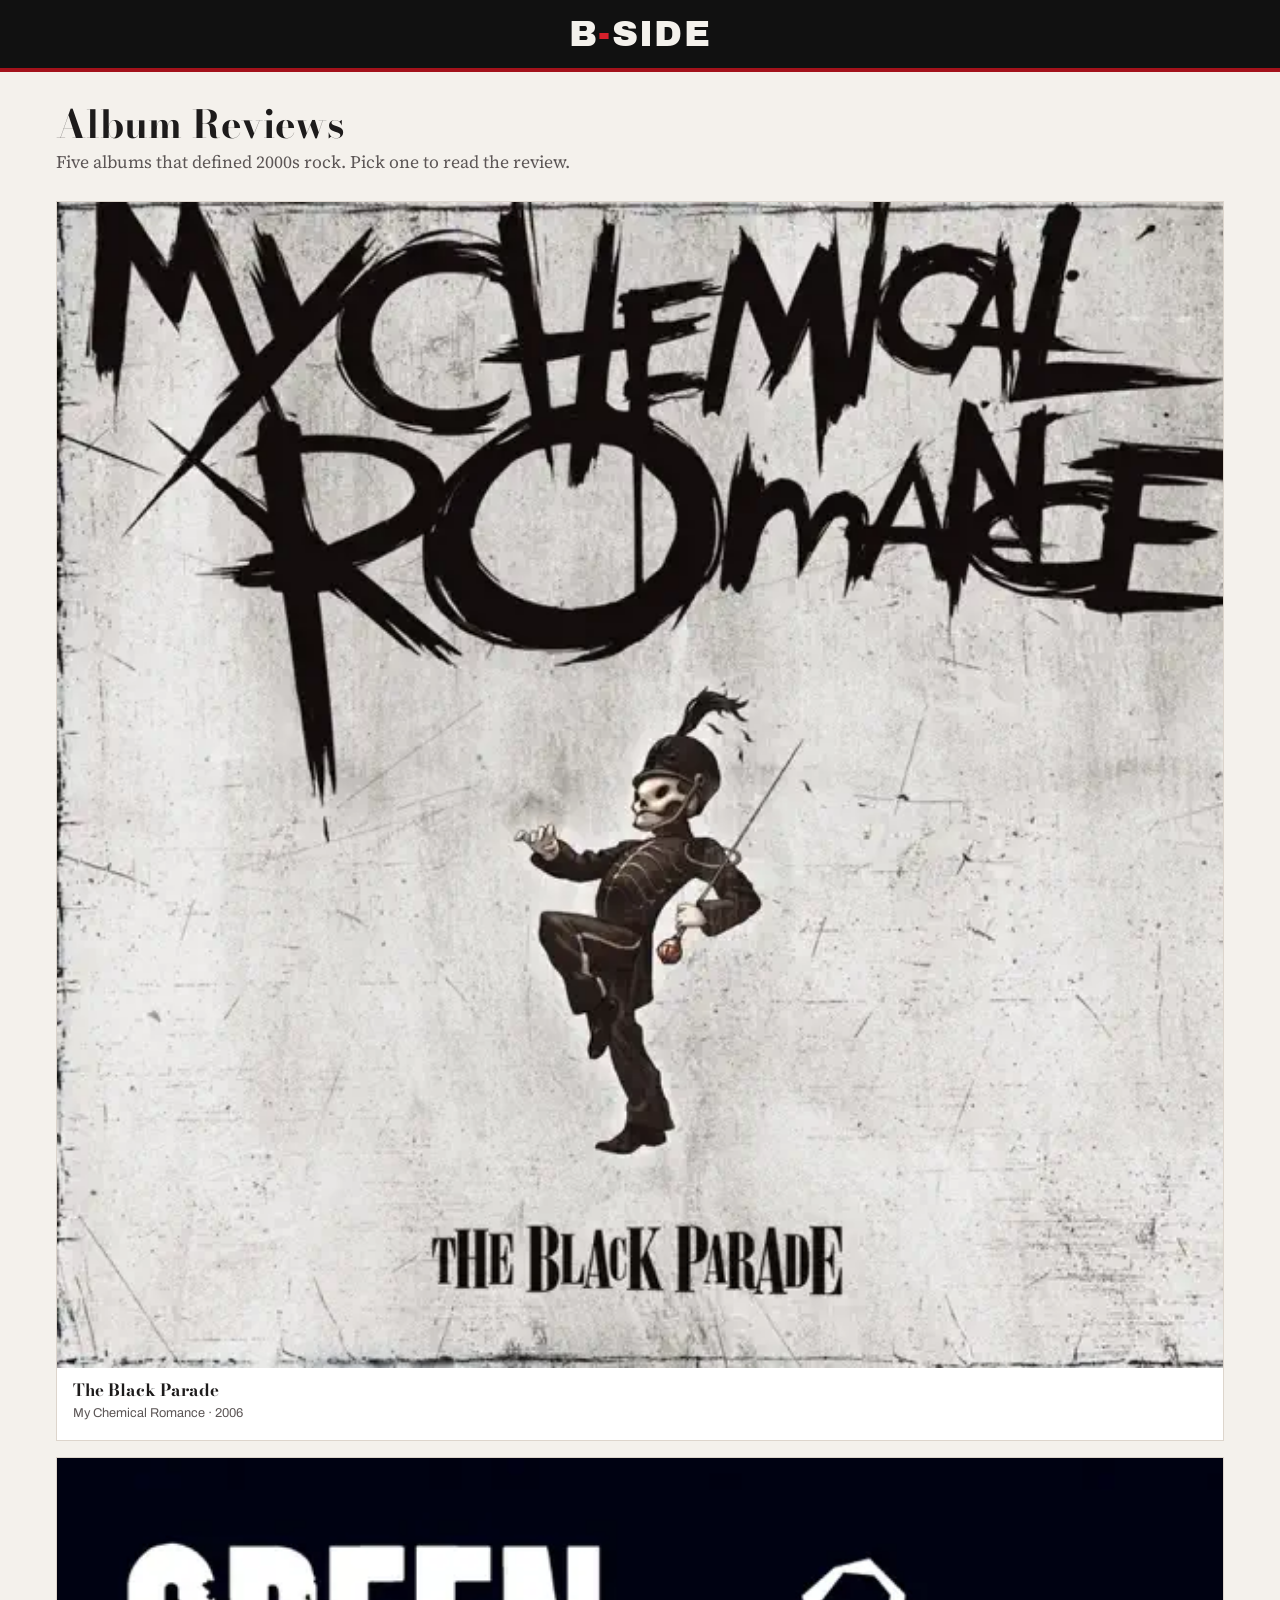
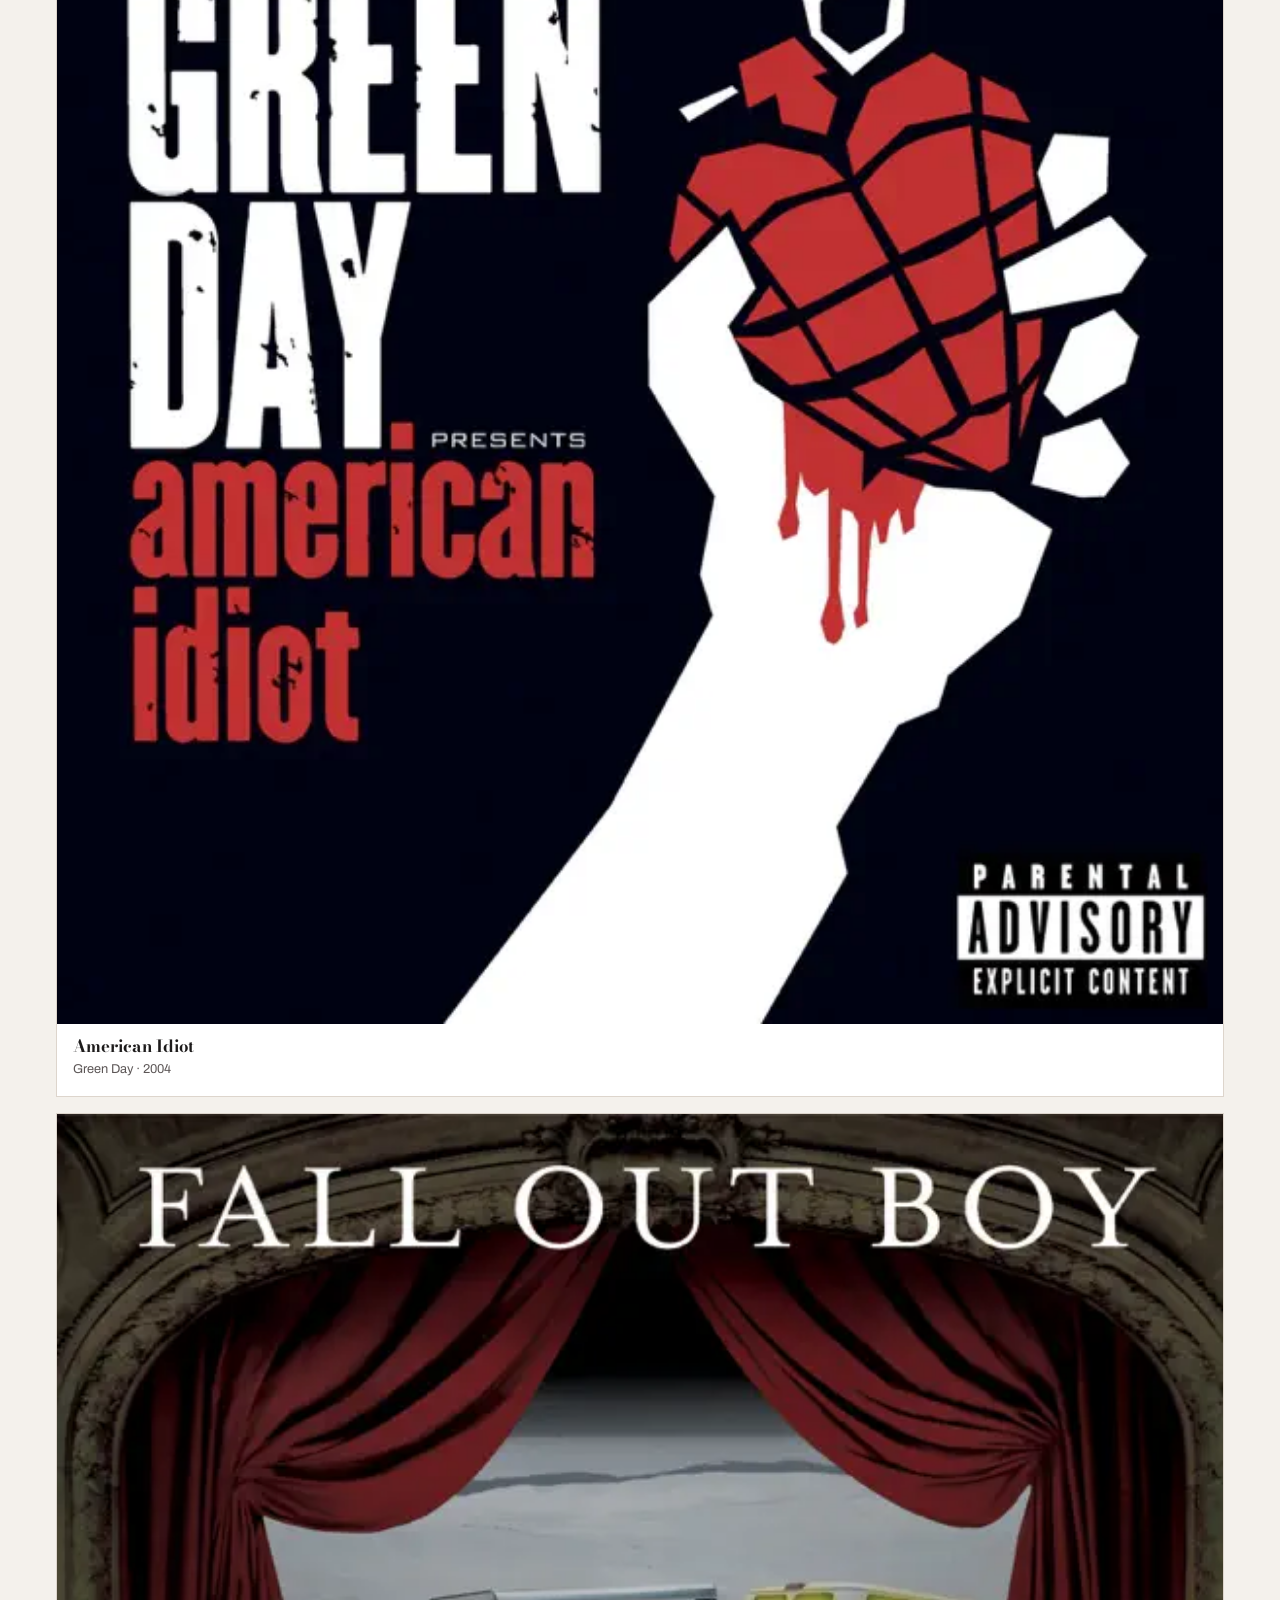
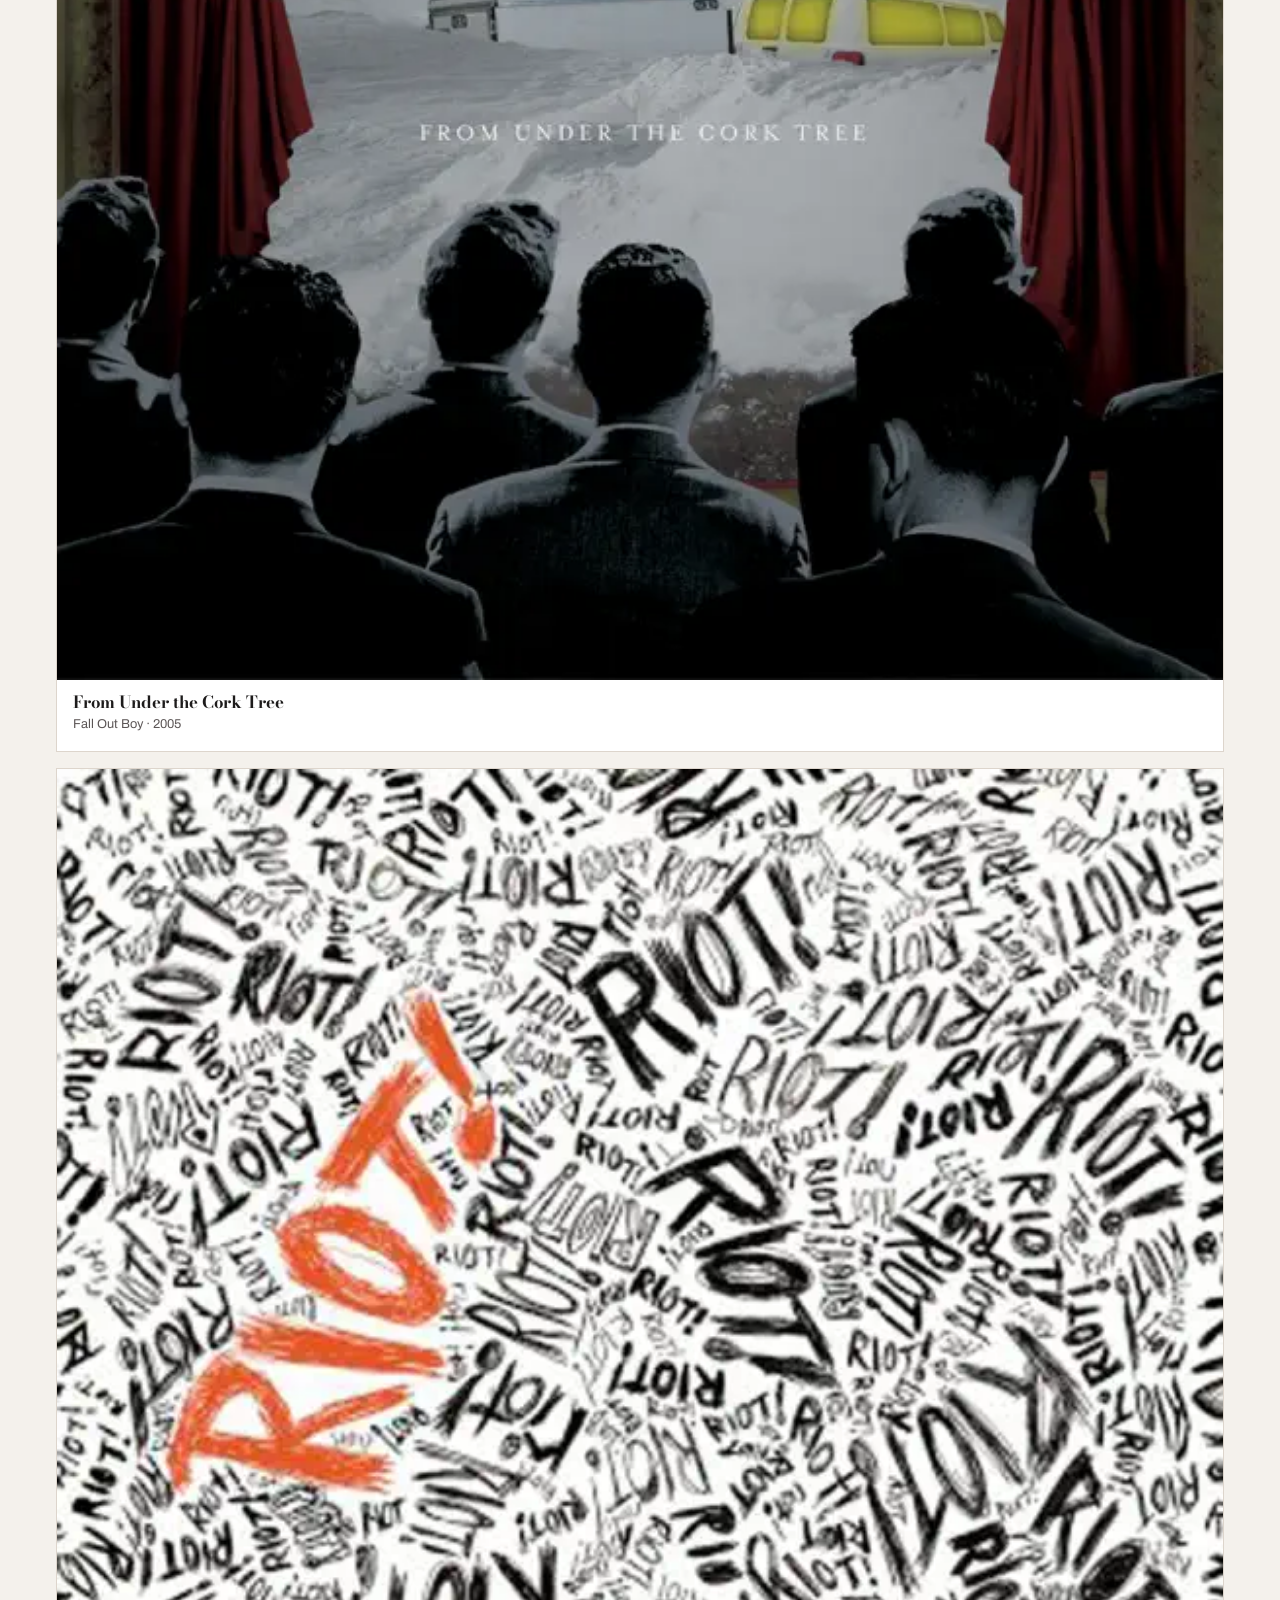
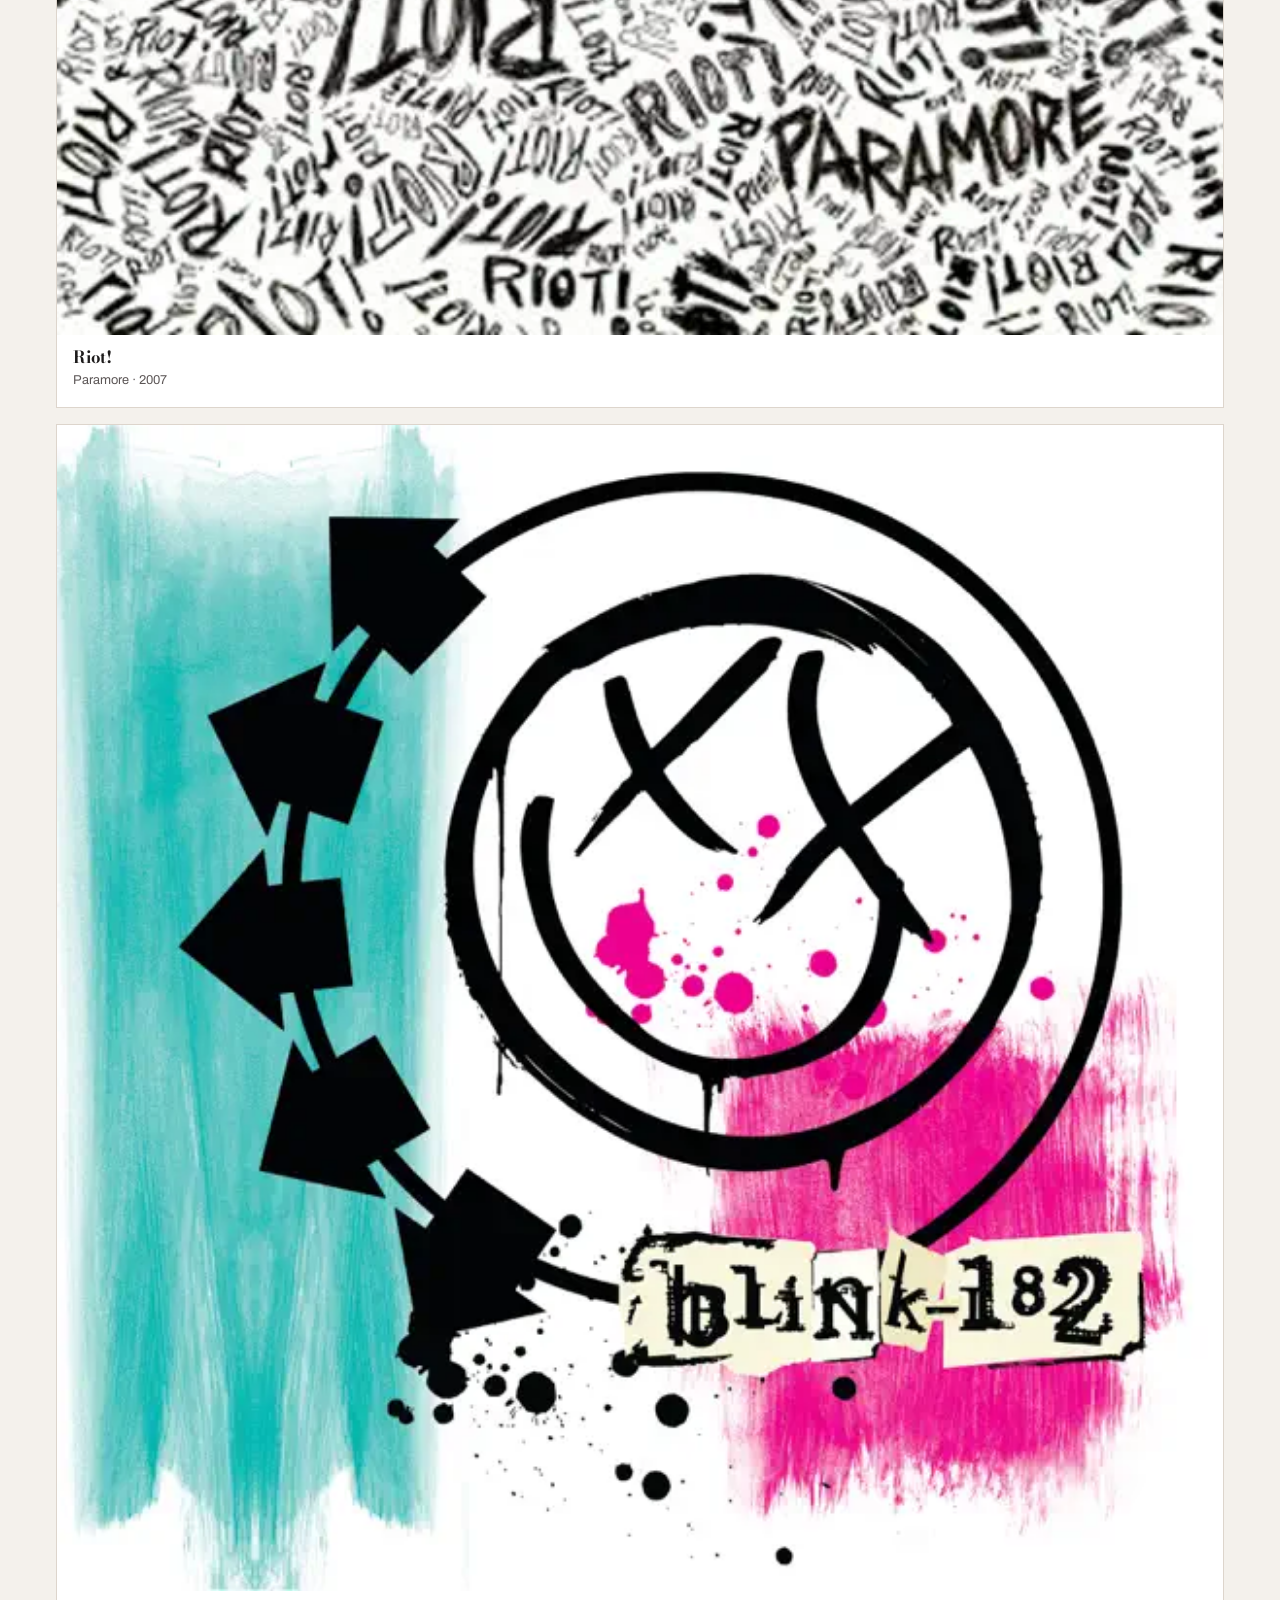
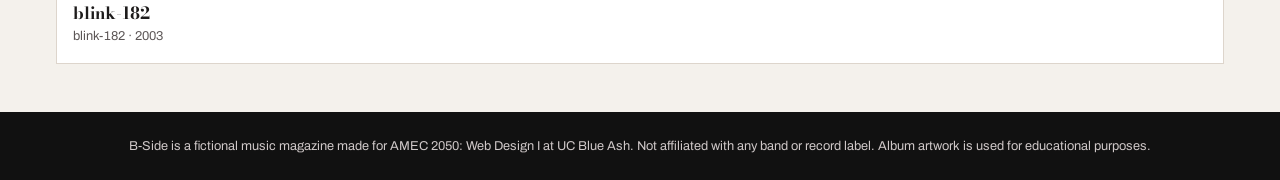
<file: index.html>
<!DOCTYPE html>
<html lang="en">
<head>
  <meta charset="utf-8">
  <meta name="viewport" content="width=device-width, initial-scale=1">
  <title>Album Reviews | B-Side</title>
  <meta name="description" content="B-Side reviews five albums that defined 2000s rock.">
  <link rel="preconnect" href="https://fonts.googleapis.com">
  <link rel="preconnect" href="https://fonts.gstatic.com" crossorigin>
  <link rel="stylesheet" href="https://fonts.googleapis.com/css2?family=Archivo+Black&family=Archivo:wght@400;600;700&family=Bodoni+Moda:ital,wght@0,500;0,700;1,500&family=Source+Serif+4:ital,wght@0,400;0,600;1,400&display=swap">
  <link rel="stylesheet" href="css/base.css">
</head>
<body>
  <header>
    <div class="container">
      <a class="logo" href="index.html">B<span>-</span>SIDE</a>
    </div>
  </header>

  <main class="container">
    <h1>Album Reviews</h1>
    <p>Five albums that defined 2000s rock. Pick one to read the review.</p>

    <div class="cards">
      <article class="card">
        <a href="albums/the-black-parade.html">
          <img src="images/black-parade.webp" alt="" width="600" height="600">
          <div>
            <h2>The Black Parade</h2>
            <p>My Chemical Romance · 2006</p>
          </div>
        </a>
      </article>
      <article class="card">
        <a href="albums/american-idiot.html">
          <img src="images/american-idiot.webp" alt="" width="600" height="600">
          <div>
            <h2>American Idiot</h2>
            <p>Green Day · 2004</p>
          </div>
        </a>
      </article>
      <article class="card">
        <a href="albums/from-under-the-cork-tree.html">
          <img src="images/from-under-the-cork-tree.webp" alt="" width="600" height="600">
          <div>
            <h2>From Under the Cork Tree</h2>
            <p>Fall Out Boy · 2005</p>
          </div>
        </a>
      </article>
      <article class="card">
        <a href="albums/riot.html">
          <img src="images/riot.webp" alt="" width="600" height="600">
          <div>
            <h2>Riot!</h2>
            <p>Paramore · 2007</p>
          </div>
        </a>
      </article>
      <article class="card">
        <a href="albums/blink-182.html">
          <img src="images/blink-182.webp" alt="" width="600" height="600">
          <div>
            <h2>blink-182</h2>
            <p>blink-182 · 2003</p>
          </div>
        </a>
      </article>
    </div>
  </main>

  <footer>
    <div class="container">
      <p>B-Side is a fictional music magazine made for AMEC 2050: Web Design I at UC Blue Ash. Not affiliated with any band or record label. Album artwork is used for educational purposes.</p>
    </div>
  </footer>
</body>
</html>
</file>
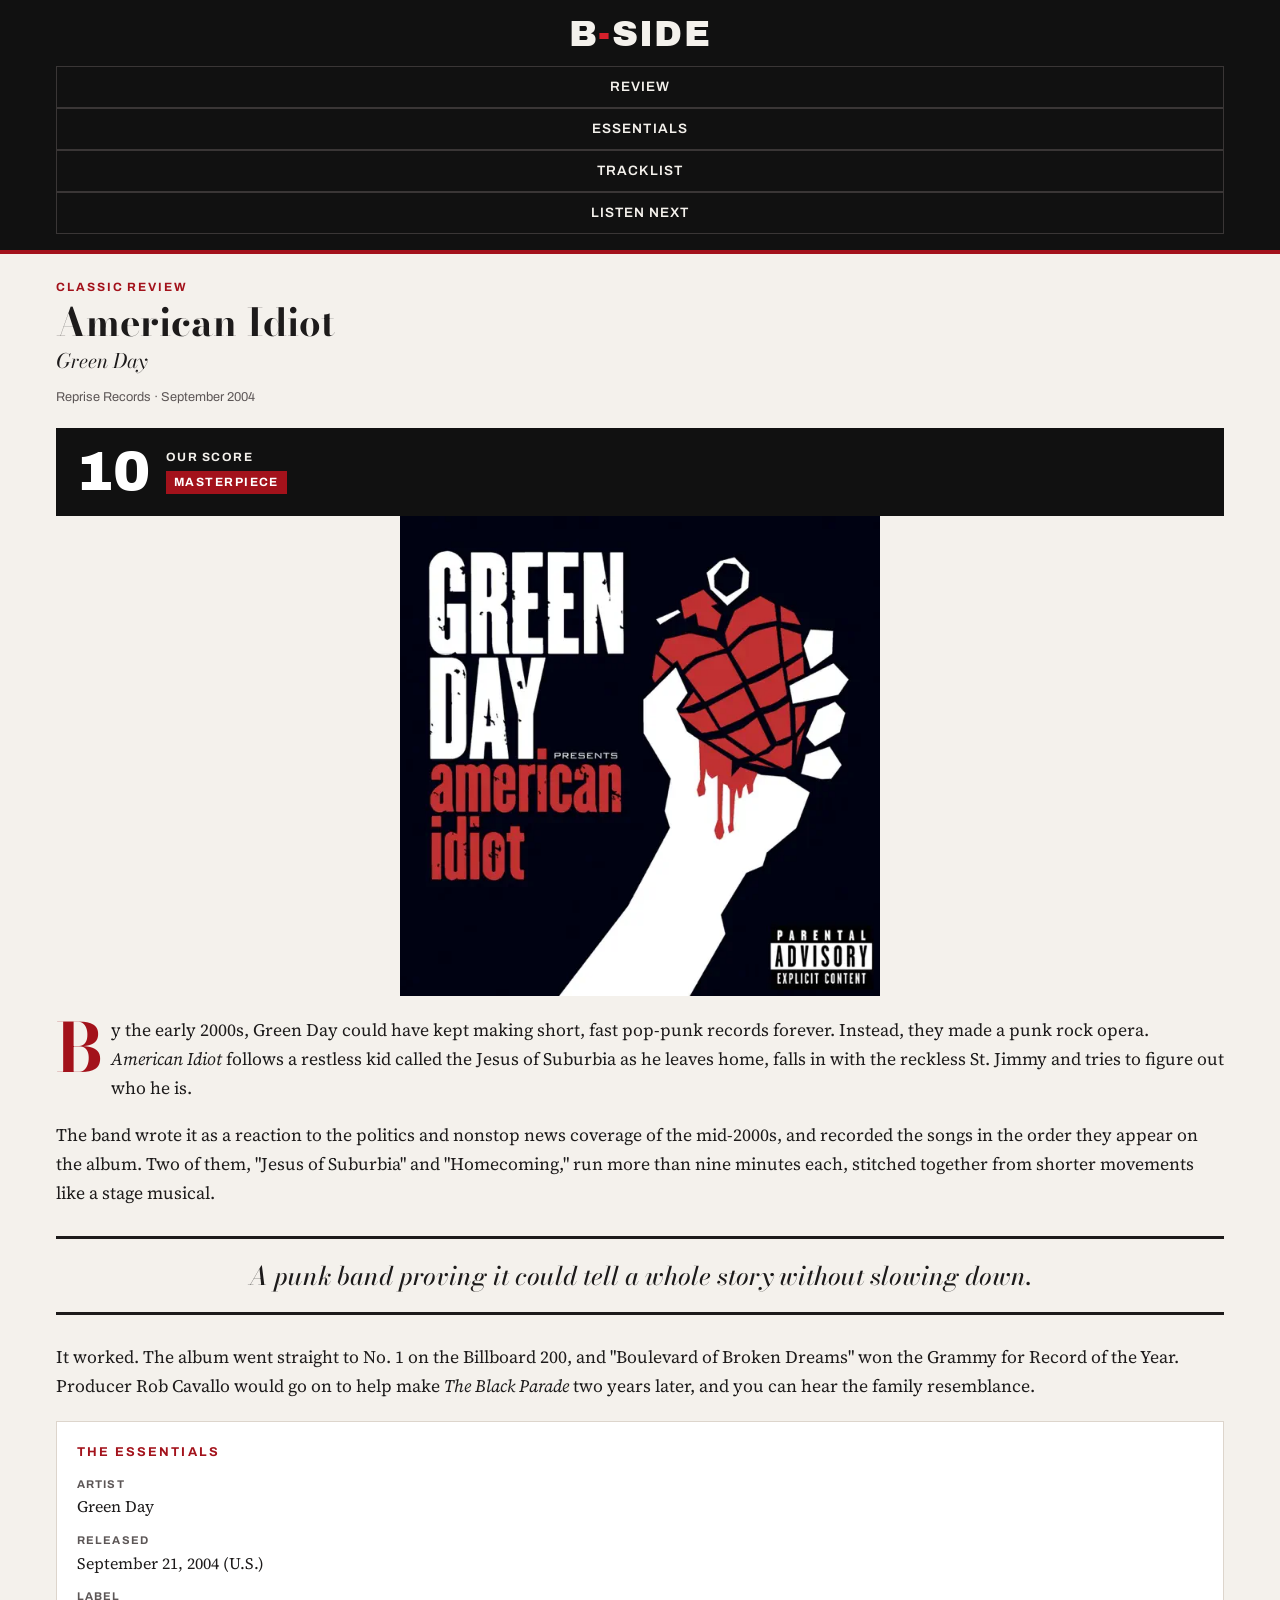
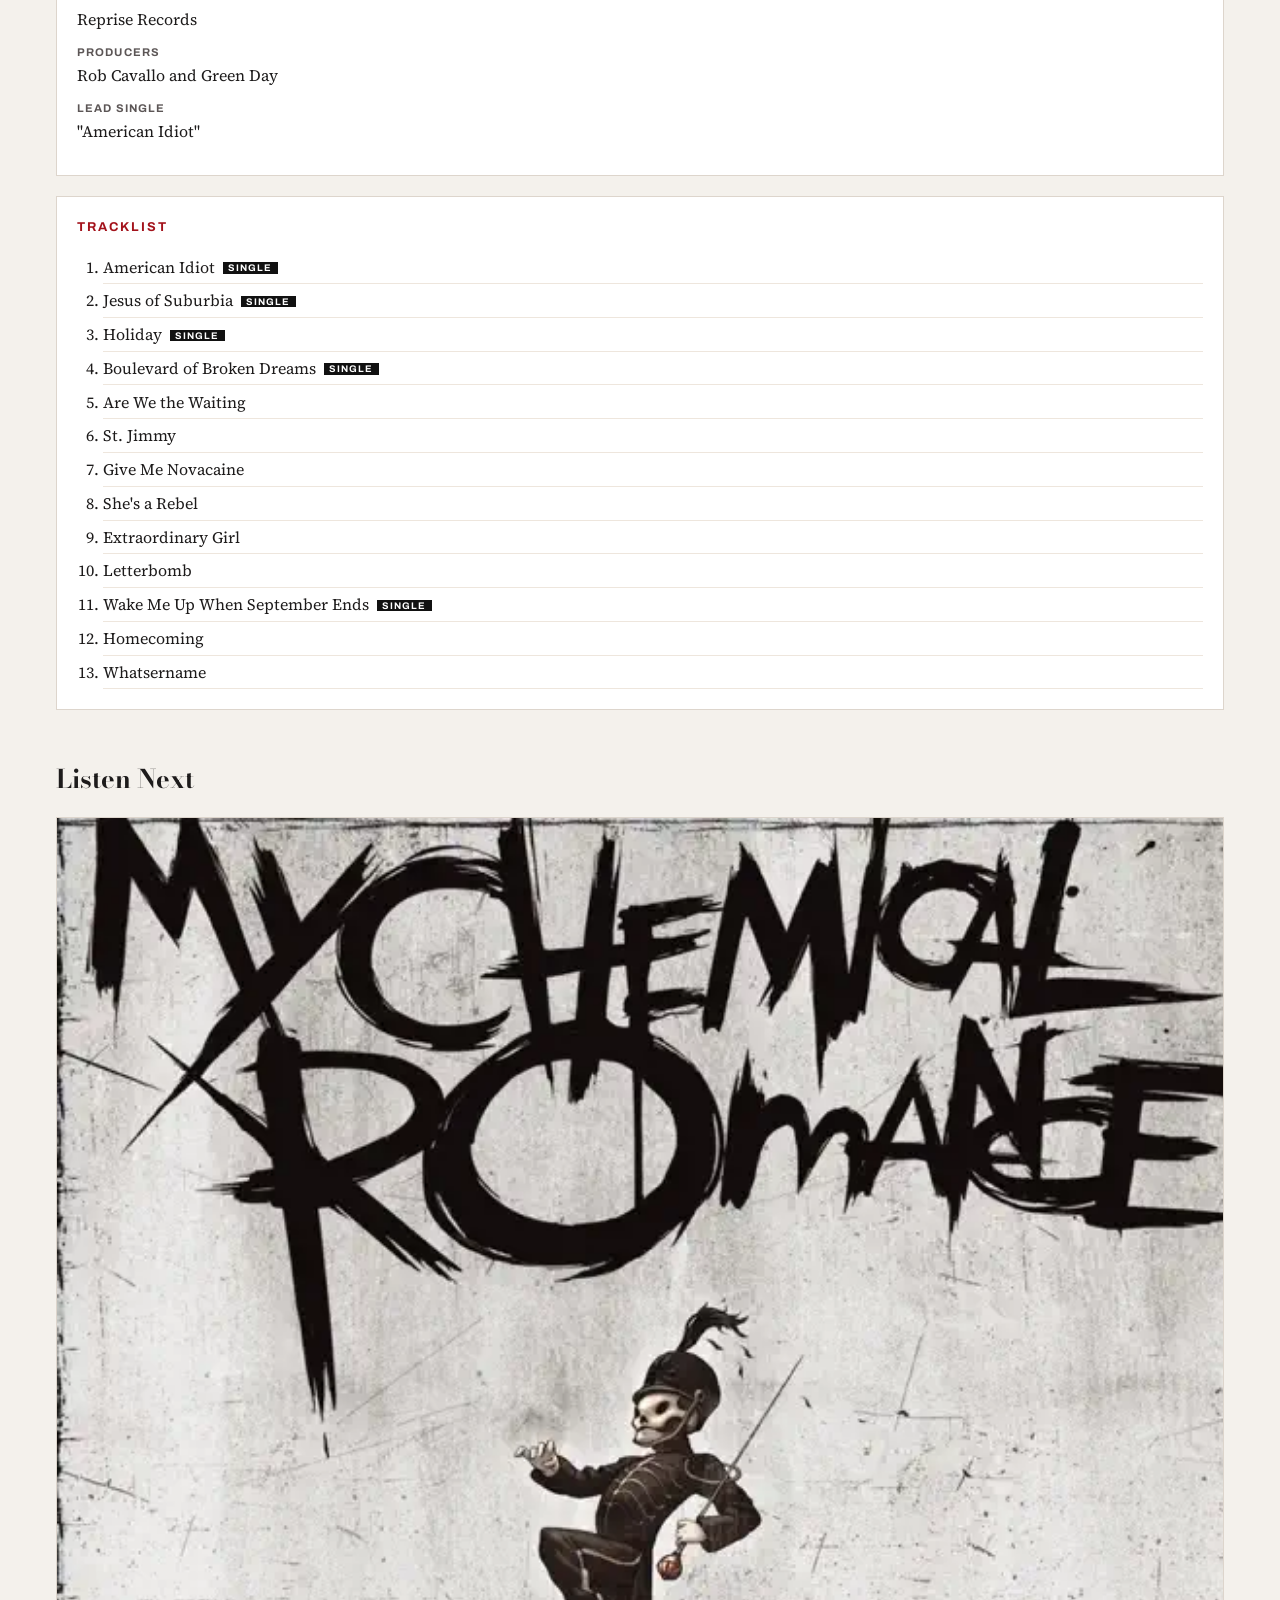
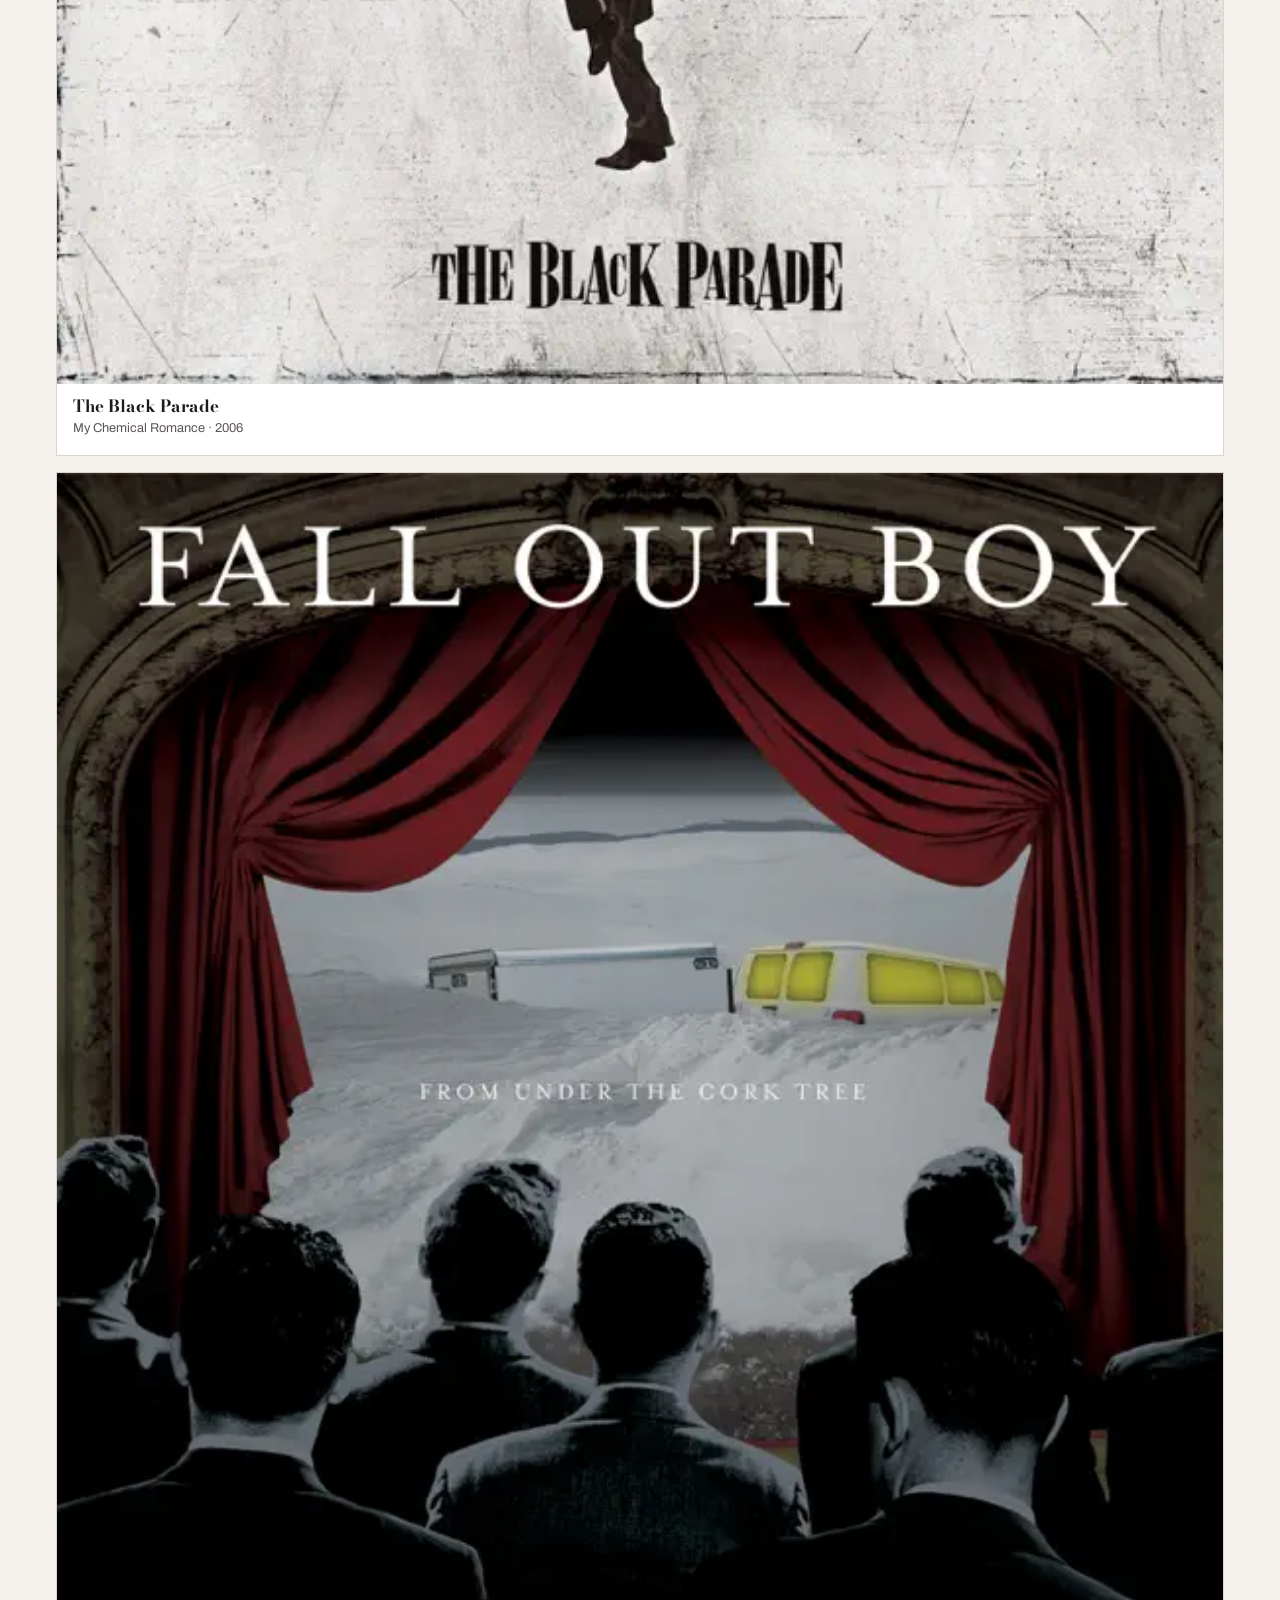
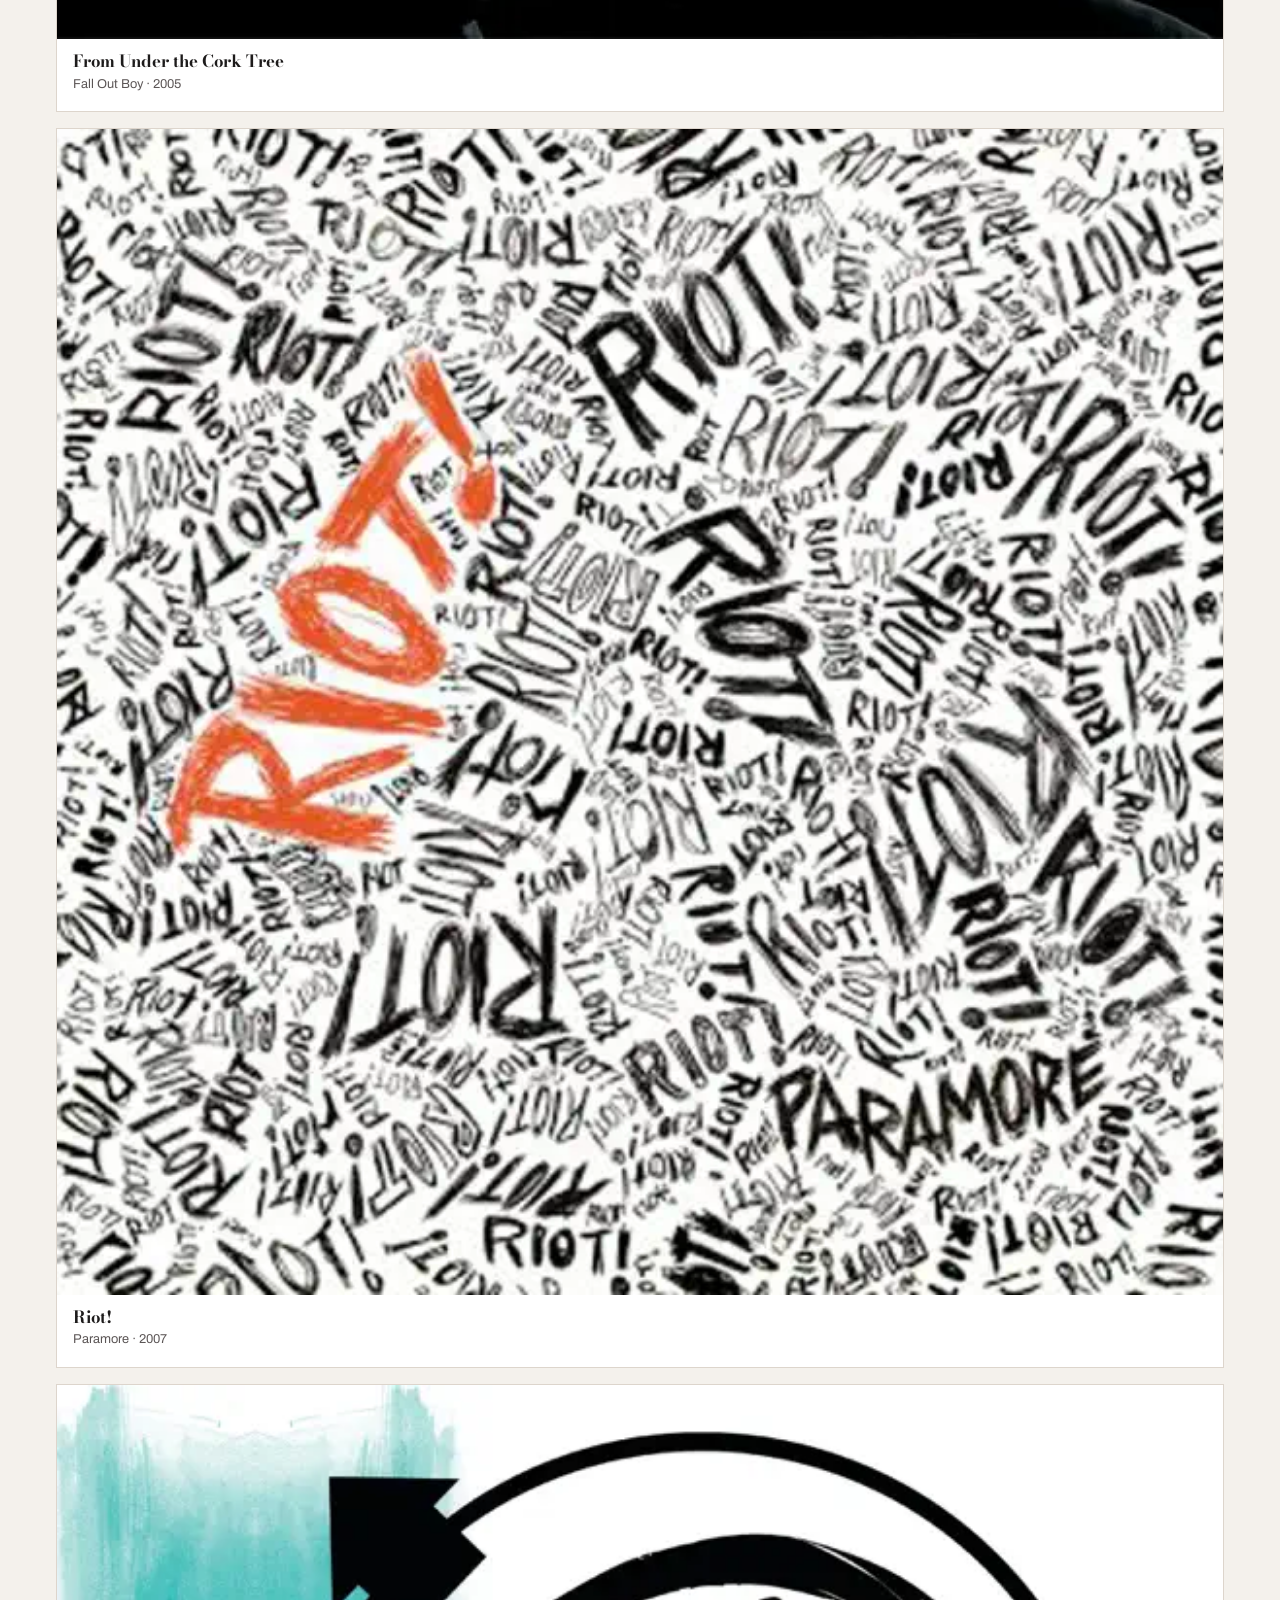
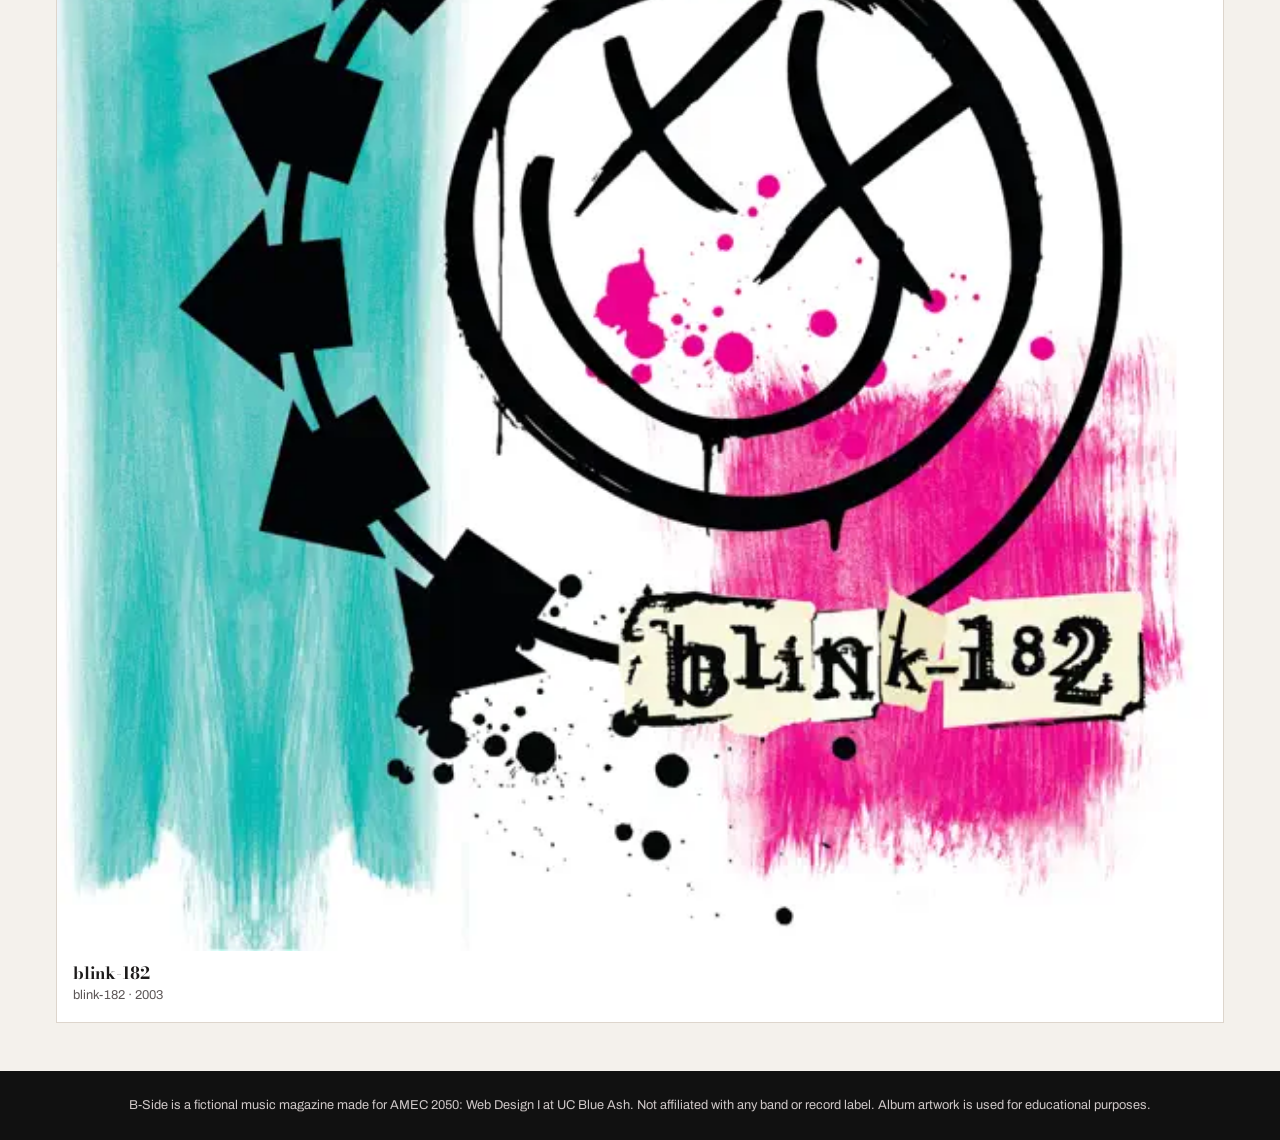
<file: albums/american-idiot.html>
<!DOCTYPE html>
<html lang="en">
<head>
  <meta charset="utf-8">
  <meta name="viewport" content="width=device-width, initial-scale=1">
  <title>American Idiot by Green Day: Review | B-Side</title>
  <meta name="description" content="B-Side's review of American Idiot by Green Day (2004).">
  <link rel="preconnect" href="https://fonts.googleapis.com">
  <link rel="preconnect" href="https://fonts.gstatic.com" crossorigin>
  <link rel="stylesheet" href="https://fonts.googleapis.com/css2?family=Archivo+Black&family=Archivo:wght@400;600;700&family=Bodoni+Moda:ital,wght@0,500;0,700;1,500&family=Source+Serif+4:ital,wght@0,400;0,600;1,400&display=swap">
  <link rel="stylesheet" href="../css/base.css">
</head>
<body>
  <header>
    <div class="container">
      <a class="logo" href="../index.html">B<span>-</span>SIDE</a>
      <nav>
        <ul>
          <li><a href="#review">Review</a></li>
          <li><a href="#essentials">Essentials</a></li>
          <li><a href="#tracklist">Tracklist</a></li>
          <li><a href="#listen-next">Listen Next</a></li>
        </ul>
      </nav>
    </div>
  </header>

  <main class="container">
    <article class="review">
      <header>
        <p class="kicker">Classic Review</p>
        <h1>American Idiot</h1>
        <p class="artist">Green Day</p>
        <p class="meta">Reprise Records · September 2004</p>
        <div class="score">
          <span class="number">10</span>
          <span class="label">Our score <span class="badge">Masterpiece</span></span>
        </div>
      </header>

      <figure>
        <img src="../images/american-idiot.webp" alt="Album cover for American Idiot by Green Day" width="600" height="600">
      </figure>

      <div id="review">
        <p>By the early 2000s, Green Day could have kept making short, fast pop-punk records forever. Instead, they made a punk rock opera. <em>American Idiot</em> follows a restless kid called the Jesus of Suburbia as he leaves home, falls in with the reckless St. Jimmy and tries to figure out who he is.</p>
        <p>The band wrote it as a reaction to the politics and nonstop news coverage of the mid-2000s, and recorded the songs in the order they appear on the album. Two of them, "Jesus of Suburbia" and "Homecoming," run more than nine minutes each, stitched together from shorter movements like a stage musical.</p>
        <blockquote>
          <p>A punk band proving it could tell a whole story without slowing down.</p>
        </blockquote>
        <p>It worked. The album went straight to No. 1 on the Billboard 200, and "Boulevard of Broken Dreams" won the Grammy for Record of the Year. Producer Rob Cavallo would go on to help make <em>The Black Parade</em> two years later, and you can hear the family resemblance.</p>
      </div>

      <aside>
        <section class="box" id="essentials">
          <h2>The Essentials</h2>
          <dl>
            <dt>Artist</dt>
            <dd>Green Day</dd>
            <dt>Released</dt>
            <dd>September 21, 2004 (U.S.)</dd>
            <dt>Label</dt>
            <dd>Reprise Records</dd>
            <dt>Producers</dt>
            <dd>Rob Cavallo and Green Day</dd>
            <dt>Lead single</dt>
            <dd>"American Idiot"</dd>
          </dl>
        </section>

        <section class="box" id="tracklist">
          <h2>Tracklist</h2>
          <ol>
            <li class="single">American Idiot</li>
            <li class="single">Jesus of Suburbia</li>
            <li class="single">Holiday</li>
            <li class="single">Boulevard of Broken Dreams</li>
            <li>Are We the Waiting</li>
            <li>St. Jimmy</li>
            <li>Give Me Novacaine</li>
            <li>She's a Rebel</li>
            <li>Extraordinary Girl</li>
            <li>Letterbomb</li>
            <li class="single">Wake Me Up When September Ends</li>
            <li>Homecoming</li>
            <li>Whatsername</li>
          </ol>
        </section>
      </aside>
    </article>

    <section id="listen-next">
      <h2>Listen Next</h2>
      <div class="cards">
        <article class="card">
          <a href="the-black-parade.html">
            <img src="../images/black-parade.webp" alt="" width="600" height="600">
            <div>
              <h3>The Black Parade</h3>
              <p>My Chemical Romance · 2006</p>
            </div>
          </a>
        </article>
        <article class="card">
          <a href="from-under-the-cork-tree.html">
            <img src="../images/from-under-the-cork-tree.webp" alt="" width="600" height="600">
            <div>
              <h3>From Under the Cork Tree</h3>
              <p>Fall Out Boy · 2005</p>
            </div>
          </a>
        </article>
        <article class="card">
          <a href="riot.html">
            <img src="../images/riot.webp" alt="" width="600" height="600">
            <div>
              <h3>Riot!</h3>
              <p>Paramore · 2007</p>
            </div>
          </a>
        </article>
        <article class="card">
          <a href="blink-182.html">
            <img src="../images/blink-182.webp" alt="" width="600" height="600">
            <div>
              <h3>blink-182</h3>
              <p>blink-182 · 2003</p>
            </div>
          </a>
        </article>
      </div>
    </section>
  </main>

  <footer>
    <div class="container">
      <p>B-Side is a fictional music magazine made for AMEC 2050: Web Design I at UC Blue Ash. Not affiliated with any band or record label. Album artwork is used for educational purposes.</p>
    </div>
  </footer>
</body>
</html>
</file>
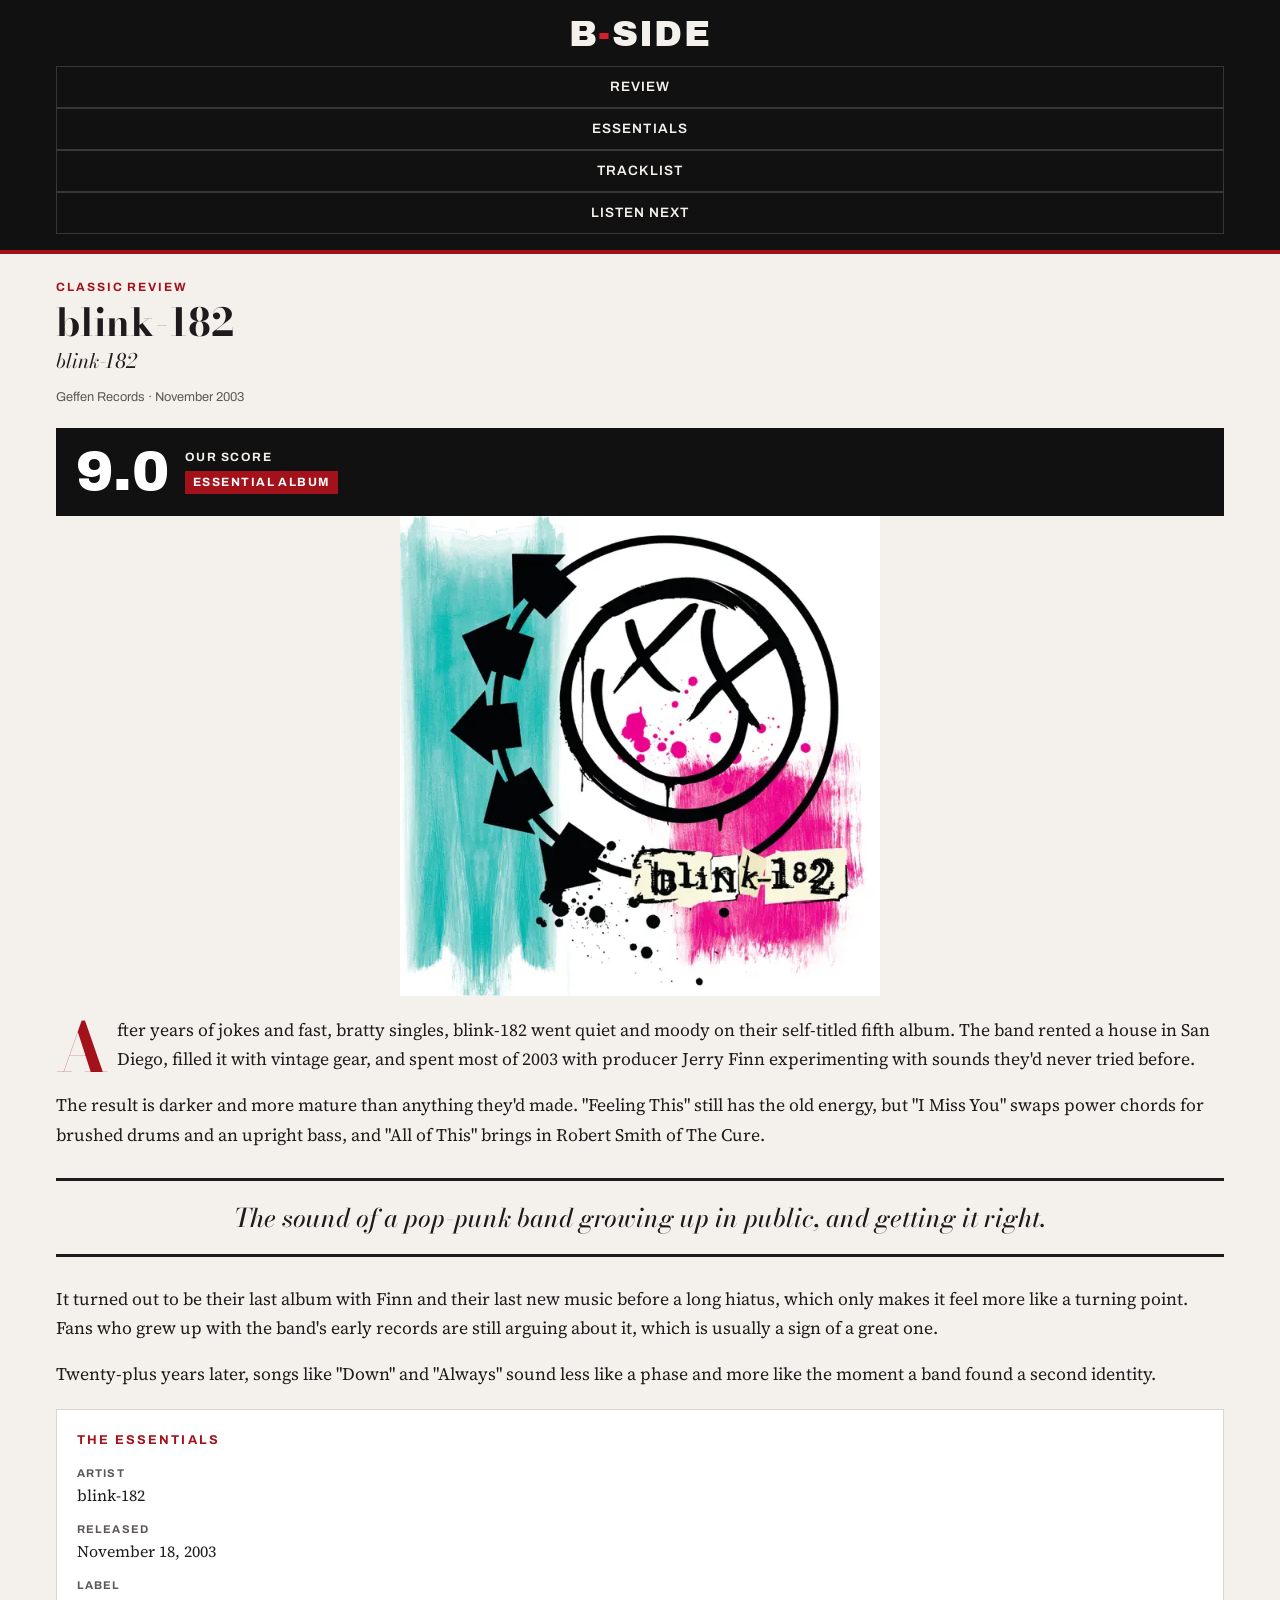
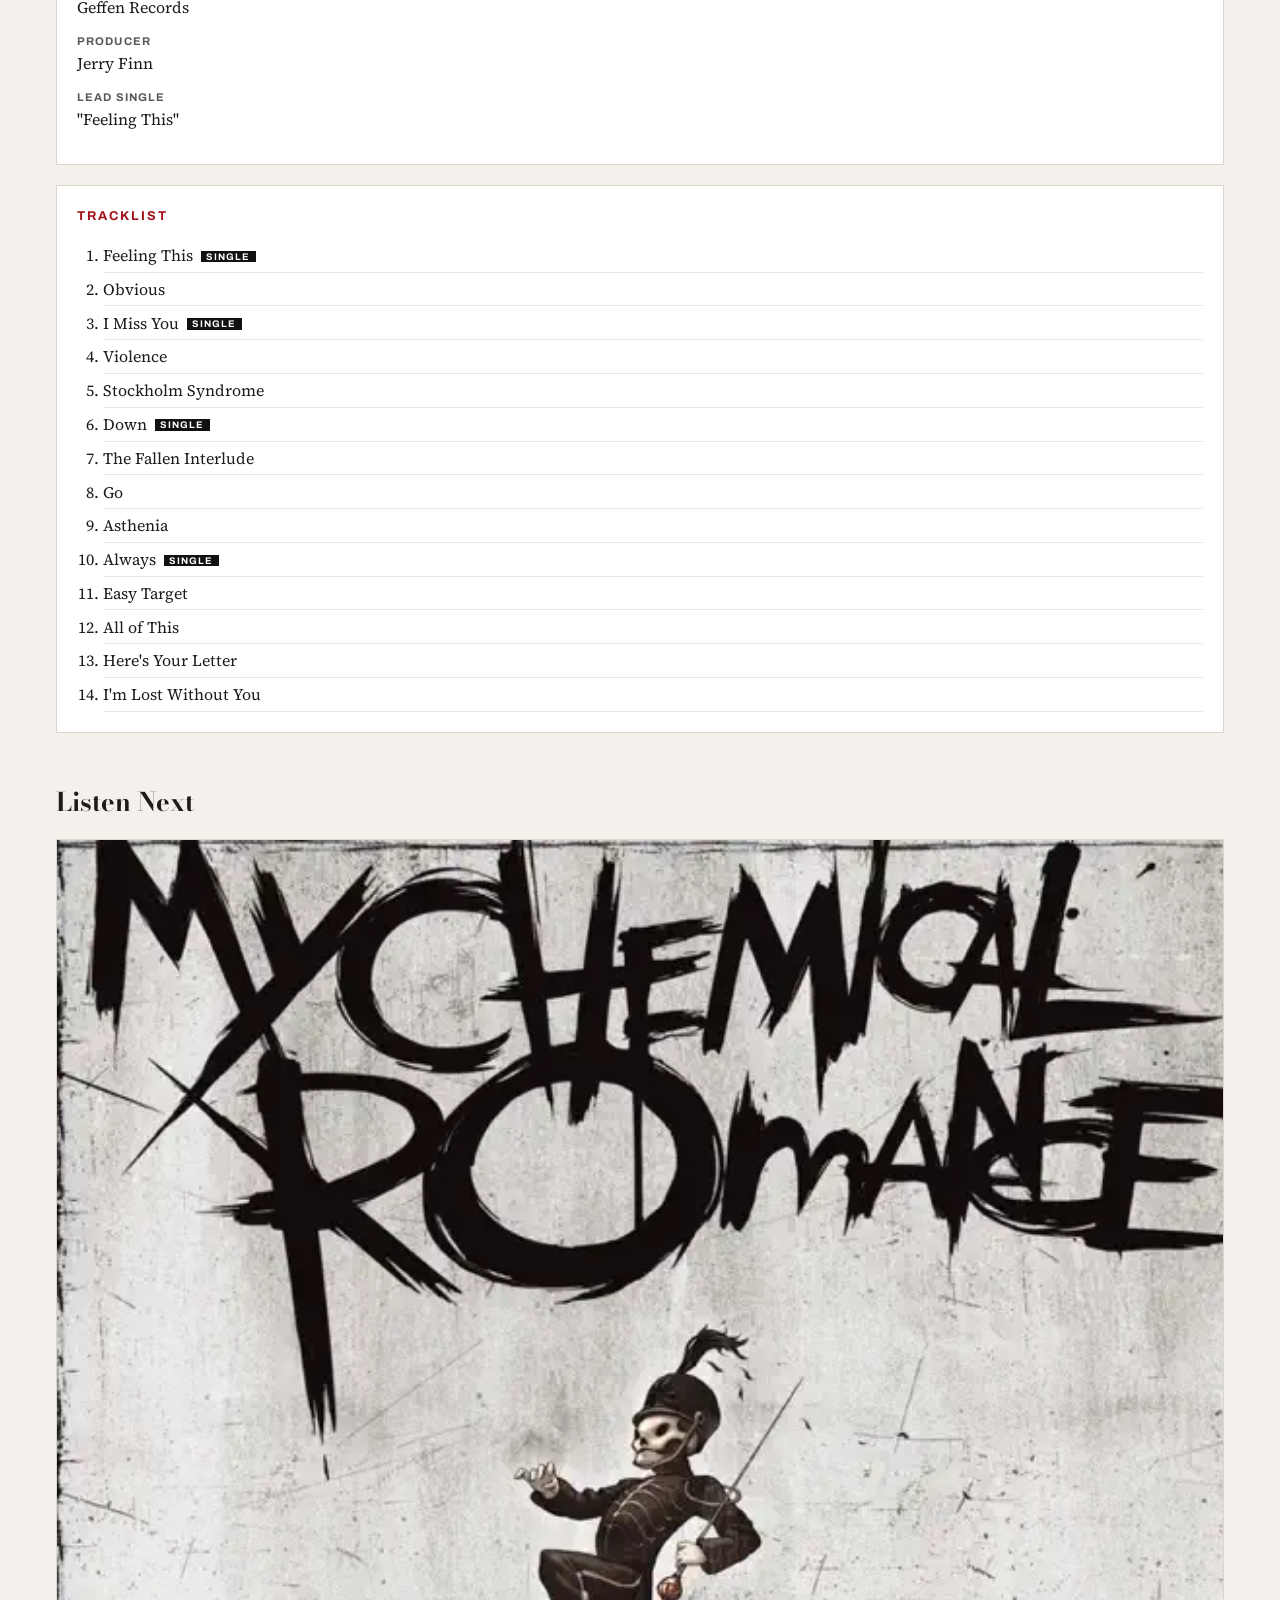
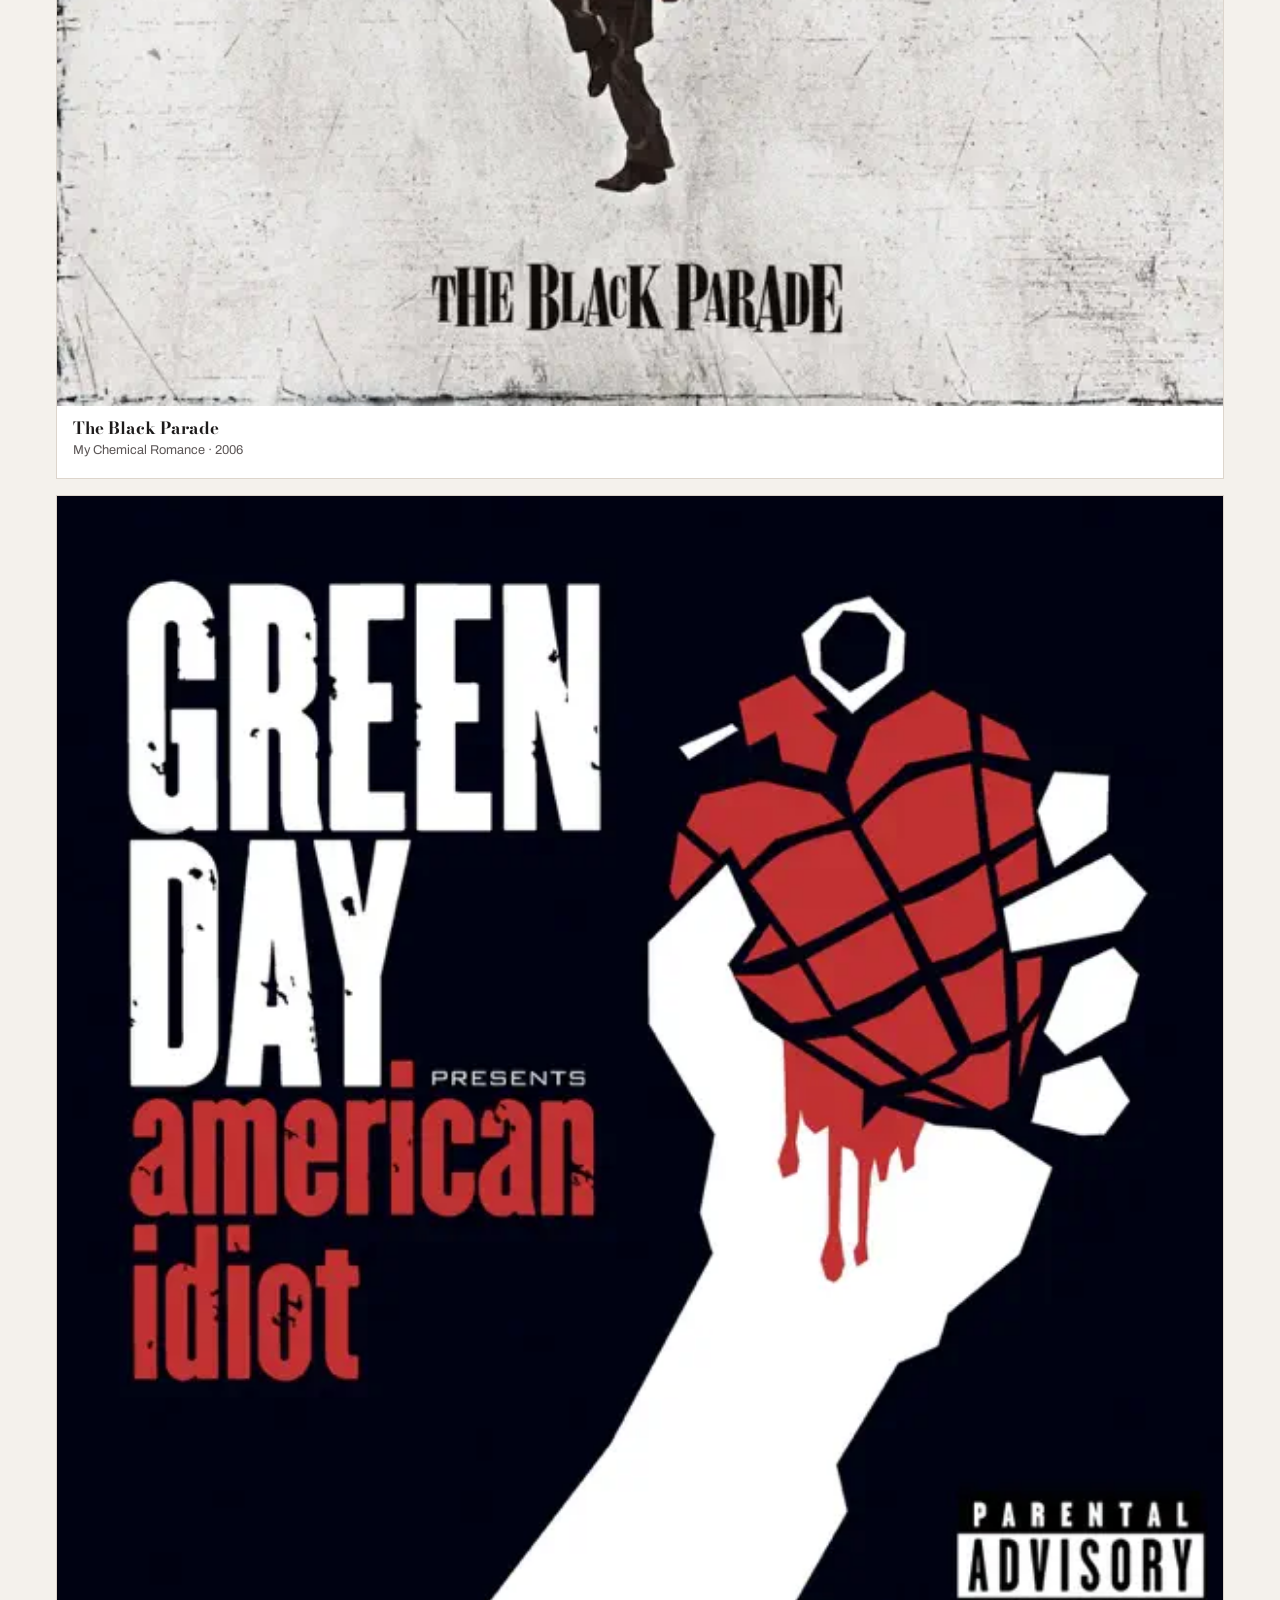
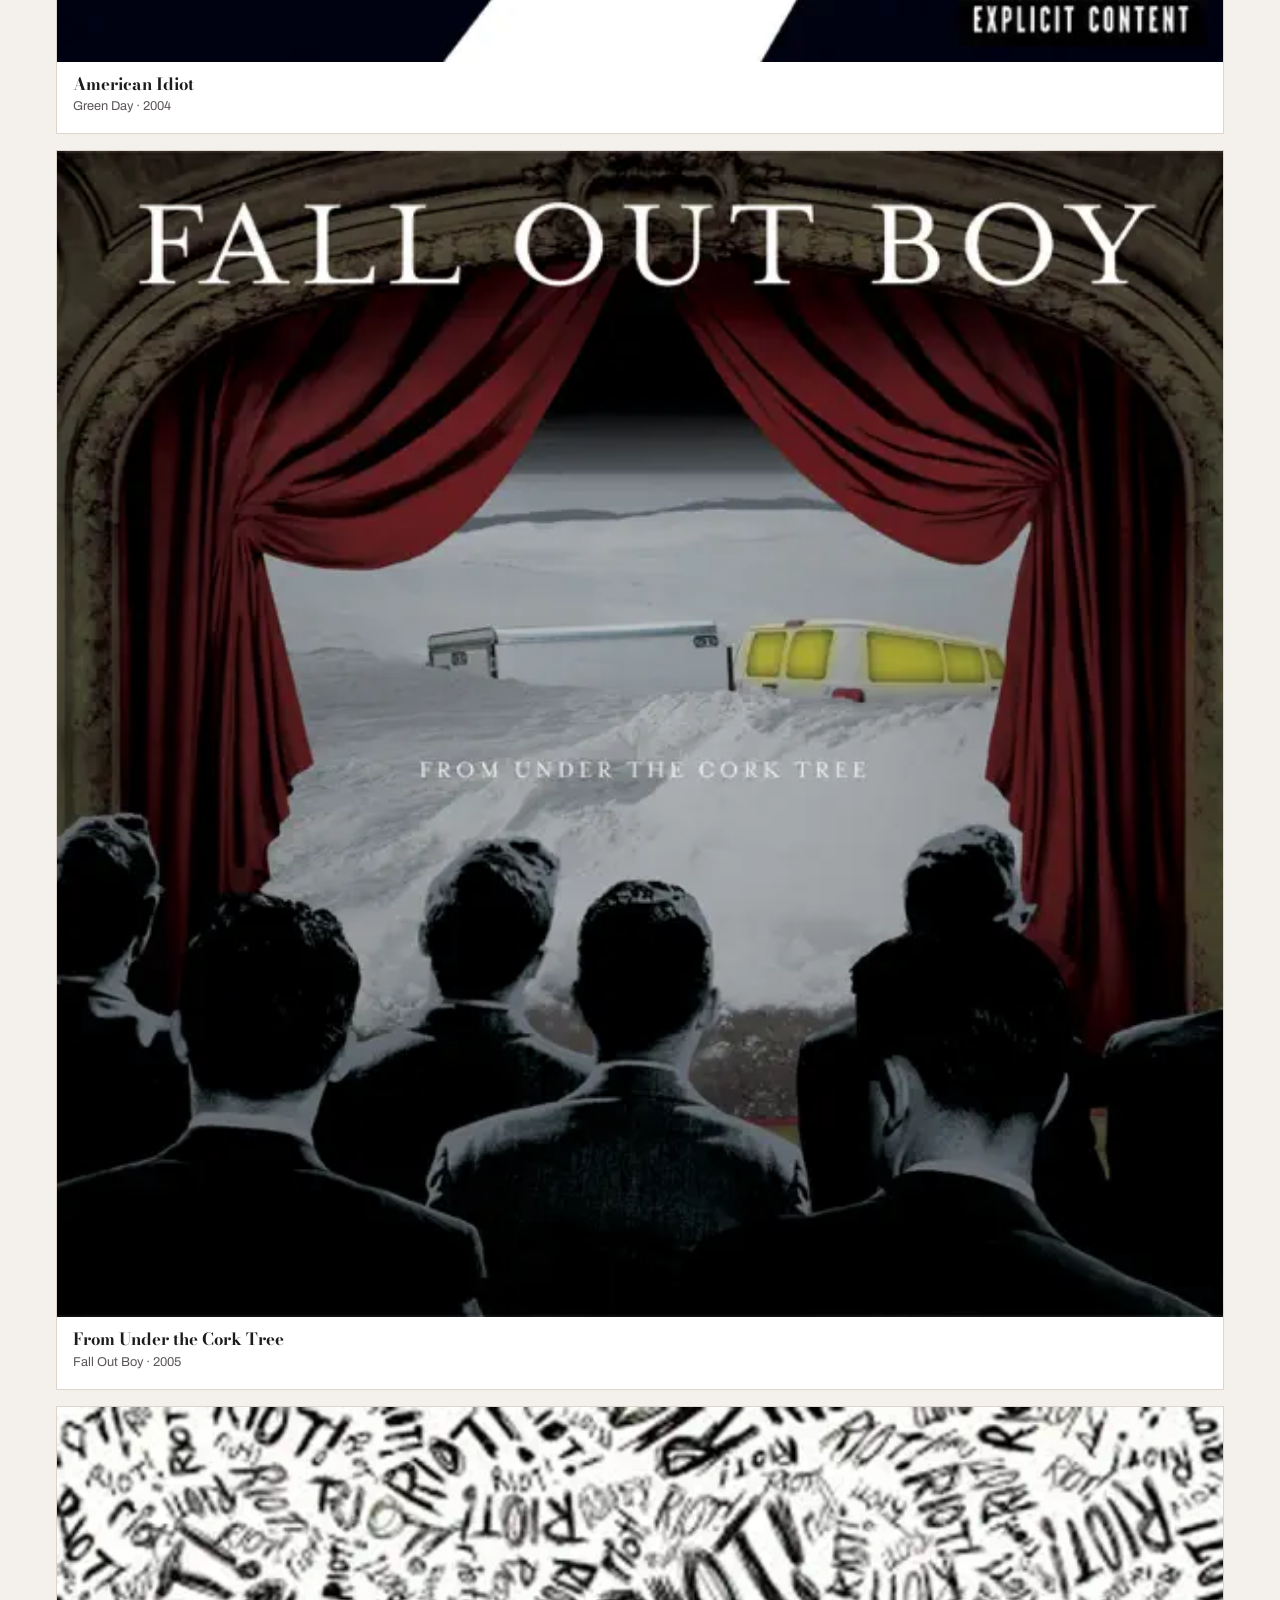
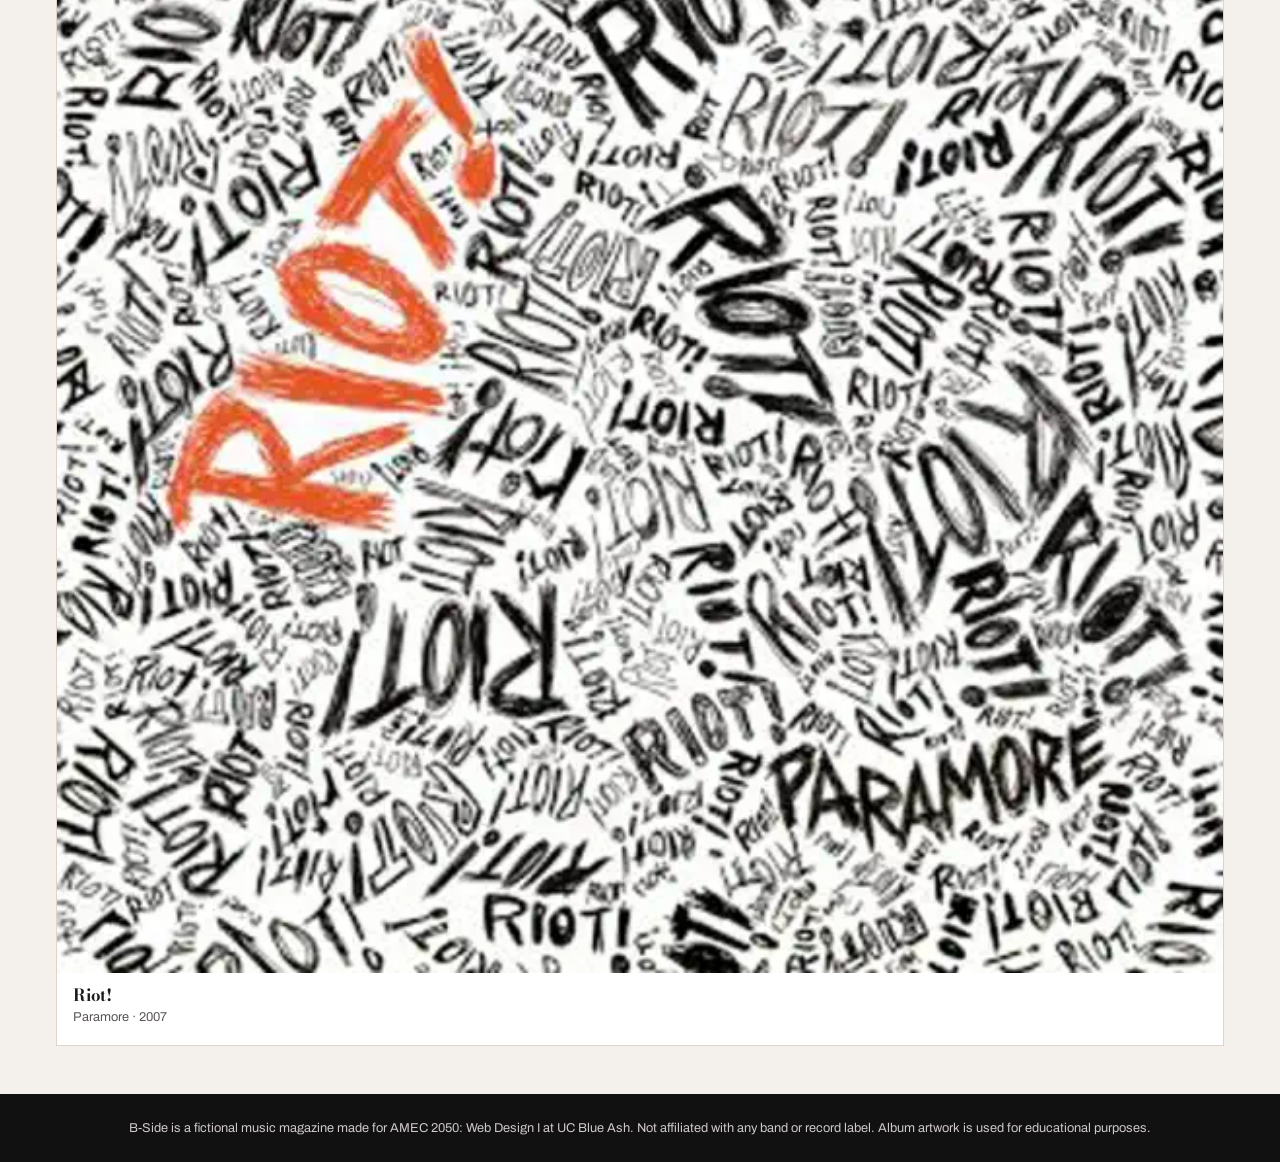
<file: albums/blink-182.html>
<!DOCTYPE html>
<html lang="en">
<head>
  <meta charset="utf-8">
  <meta name="viewport" content="width=device-width, initial-scale=1">
  <title>blink-182 by blink-182: Review | B-Side</title>
  <meta name="description" content="B-Side's review of blink-182 by blink-182 (2003).">
  <link rel="preconnect" href="https://fonts.googleapis.com">
  <link rel="preconnect" href="https://fonts.gstatic.com" crossorigin>
  <link rel="stylesheet" href="https://fonts.googleapis.com/css2?family=Archivo+Black&family=Archivo:wght@400;600;700&family=Bodoni+Moda:ital,wght@0,500;0,700;1,500&family=Source+Serif+4:ital,wght@0,400;0,600;1,400&display=swap">
  <link rel="stylesheet" href="../css/base.css">
</head>
<body>
  <header>
    <div class="container">
      <a class="logo" href="../index.html">B<span>-</span>SIDE</a>
      <nav>
        <ul>
          <li><a href="#review">Review</a></li>
          <li><a href="#essentials">Essentials</a></li>
          <li><a href="#tracklist">Tracklist</a></li>
          <li><a href="#listen-next">Listen Next</a></li>
        </ul>
      </nav>
    </div>
  </header>

  <main class="container">
    <article class="review">
      <header>
        <p class="kicker">Classic Review</p>
        <h1>blink-182</h1>
        <p class="artist">blink-182</p>
        <p class="meta">Geffen Records · November 2003</p>
        <div class="score">
          <span class="number">9.0</span>
          <span class="label">Our score <span class="badge">Essential Album</span></span>
        </div>
      </header>

      <figure>
        <img src="../images/blink-182.webp" alt="Album cover for blink-182 by blink-182" width="600" height="600">
      </figure>

      <div id="review">
        <p>After years of jokes and fast, bratty singles, blink-182 went quiet and moody on their self-titled fifth album. The band rented a house in San Diego, filled it with vintage gear, and spent most of 2003 with producer Jerry Finn experimenting with sounds they'd never tried before.</p>
        <p>The result is darker and more mature than anything they'd made. "Feeling This" still has the old energy, but "I Miss You" swaps power chords for brushed drums and an upright bass, and "All of This" brings in Robert Smith of The Cure.</p>
        <blockquote>
          <p>The sound of a pop-punk band growing up in public, and getting it right.</p>
        </blockquote>
        <p>It turned out to be their last album with Finn and their last new music before a long hiatus, which only makes it feel more like a turning point. Fans who grew up with the band's early records are still arguing about it, which is usually a sign of a great one.</p>
        <p>Twenty-plus years later, songs like "Down" and "Always" sound less like a phase and more like the moment a band found a second identity.</p>
      </div>

      <aside>
        <section class="box" id="essentials">
          <h2>The Essentials</h2>
          <dl>
            <dt>Artist</dt>
            <dd>blink-182</dd>
            <dt>Released</dt>
            <dd>November 18, 2003</dd>
            <dt>Label</dt>
            <dd>Geffen Records</dd>
            <dt>Producer</dt>
            <dd>Jerry Finn</dd>
            <dt>Lead single</dt>
            <dd>"Feeling This"</dd>
          </dl>
        </section>

        <section class="box" id="tracklist">
          <h2>Tracklist</h2>
          <ol>
            <li class="single">Feeling This</li>
            <li>Obvious</li>
            <li class="single">I Miss You</li>
            <li>Violence</li>
            <li>Stockholm Syndrome</li>
            <li class="single">Down</li>
            <li>The Fallen Interlude</li>
            <li>Go</li>
            <li>Asthenia</li>
            <li class="single">Always</li>
            <li>Easy Target</li>
            <li>All of This</li>
            <li>Here's Your Letter</li>
            <li>I'm Lost Without You</li>
          </ol>
        </section>
      </aside>
    </article>

    <section id="listen-next">
      <h2>Listen Next</h2>
      <div class="cards">
        <article class="card">
          <a href="the-black-parade.html">
            <img src="../images/black-parade.webp" alt="" width="600" height="600">
            <div>
              <h3>The Black Parade</h3>
              <p>My Chemical Romance · 2006</p>
            </div>
          </a>
        </article>
        <article class="card">
          <a href="american-idiot.html">
            <img src="../images/american-idiot.webp" alt="" width="600" height="600">
            <div>
              <h3>American Idiot</h3>
              <p>Green Day · 2004</p>
            </div>
          </a>
        </article>
        <article class="card">
          <a href="from-under-the-cork-tree.html">
            <img src="../images/from-under-the-cork-tree.webp" alt="" width="600" height="600">
            <div>
              <h3>From Under the Cork Tree</h3>
              <p>Fall Out Boy · 2005</p>
            </div>
          </a>
        </article>
        <article class="card">
          <a href="riot.html">
            <img src="../images/riot.webp" alt="" width="600" height="600">
            <div>
              <h3>Riot!</h3>
              <p>Paramore · 2007</p>
            </div>
          </a>
        </article>
      </div>
    </section>
  </main>

  <footer>
    <div class="container">
      <p>B-Side is a fictional music magazine made for AMEC 2050: Web Design I at UC Blue Ash. Not affiliated with any band or record label. Album artwork is used for educational purposes.</p>
    </div>
  </footer>
</body>
</html>
</file>
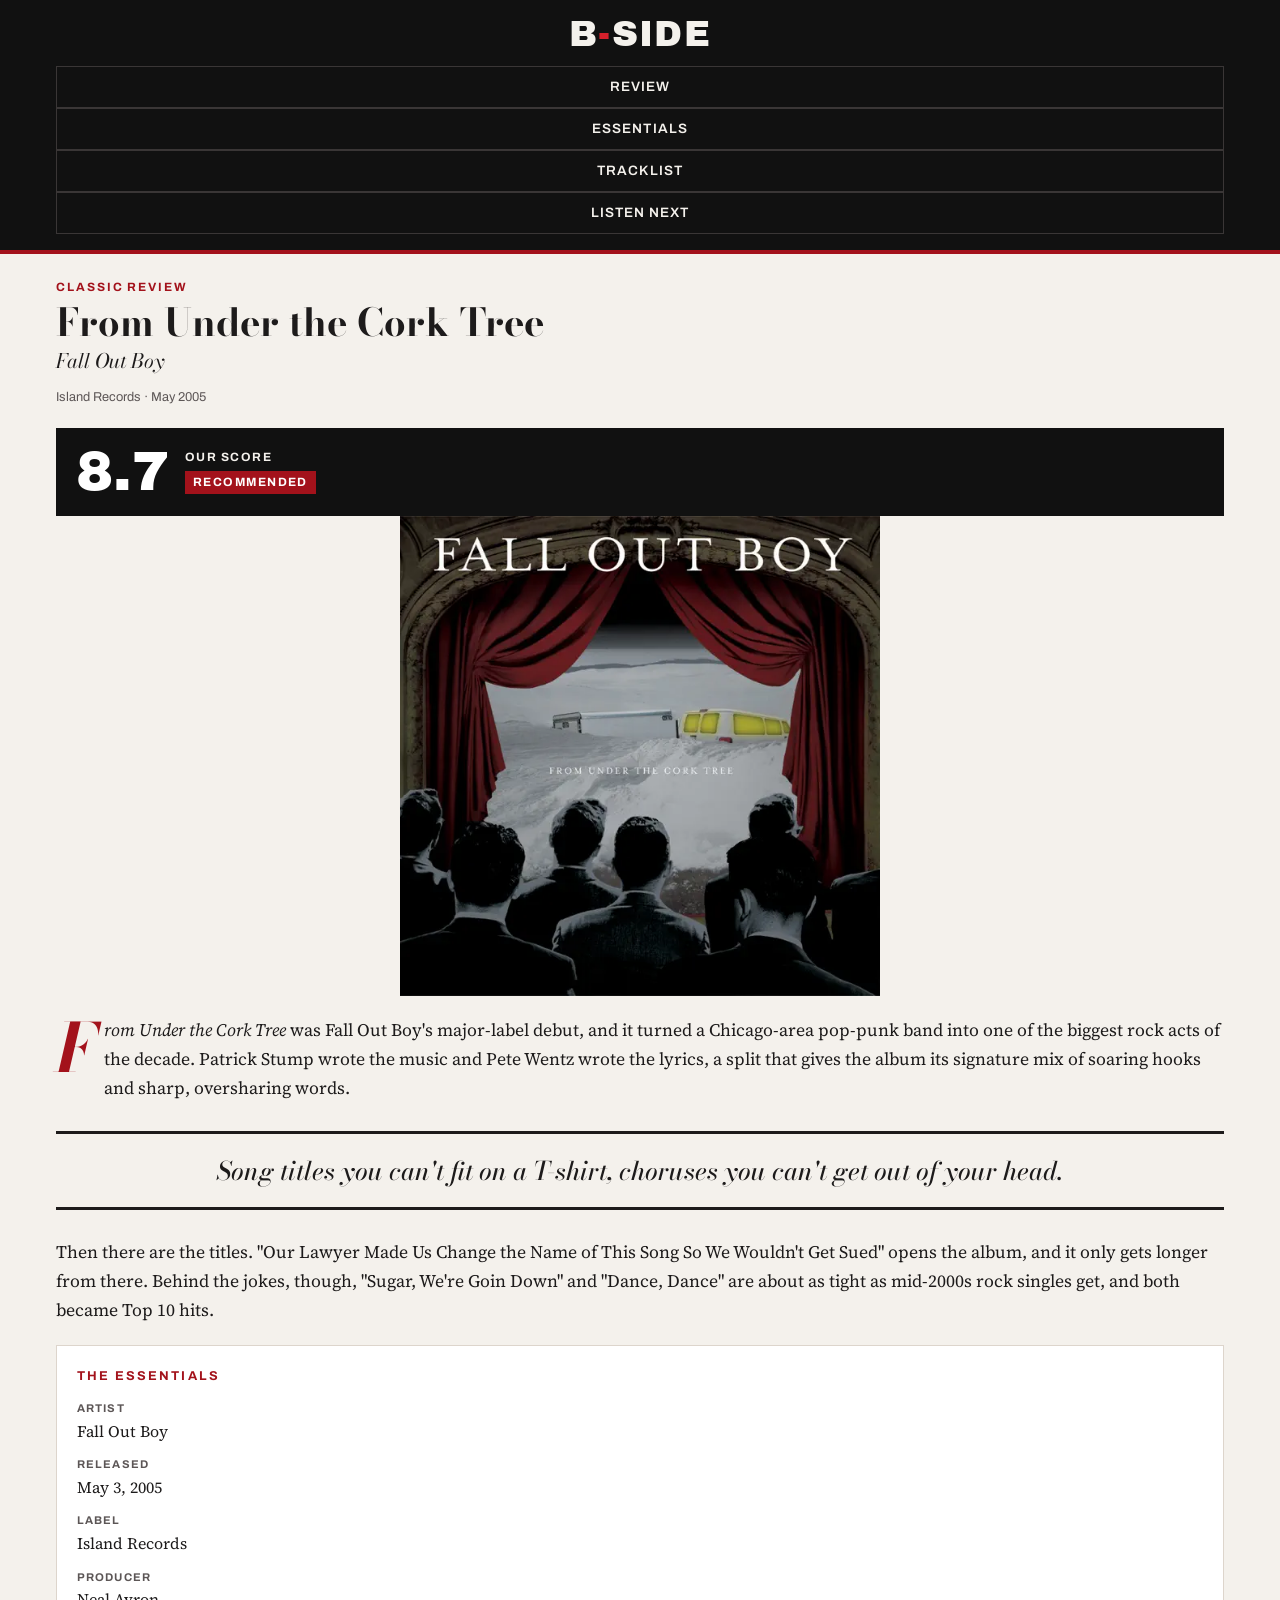
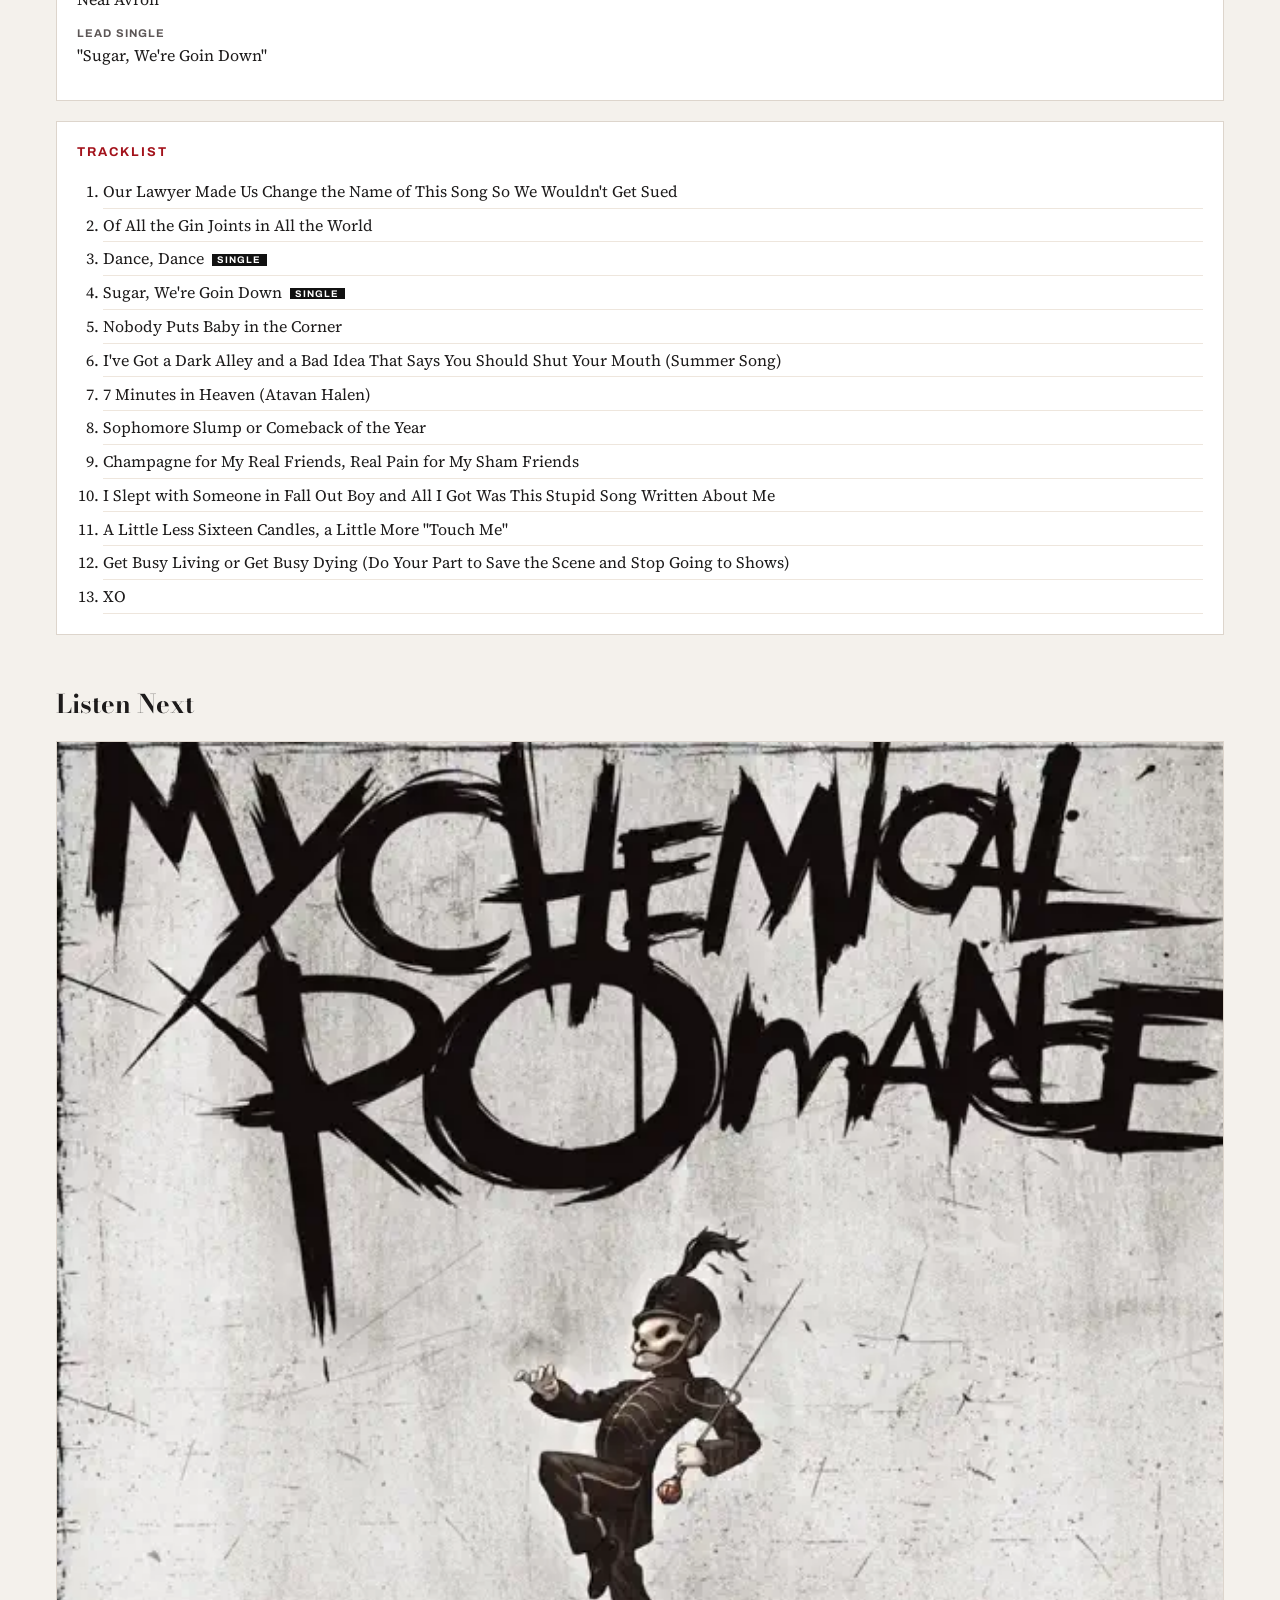
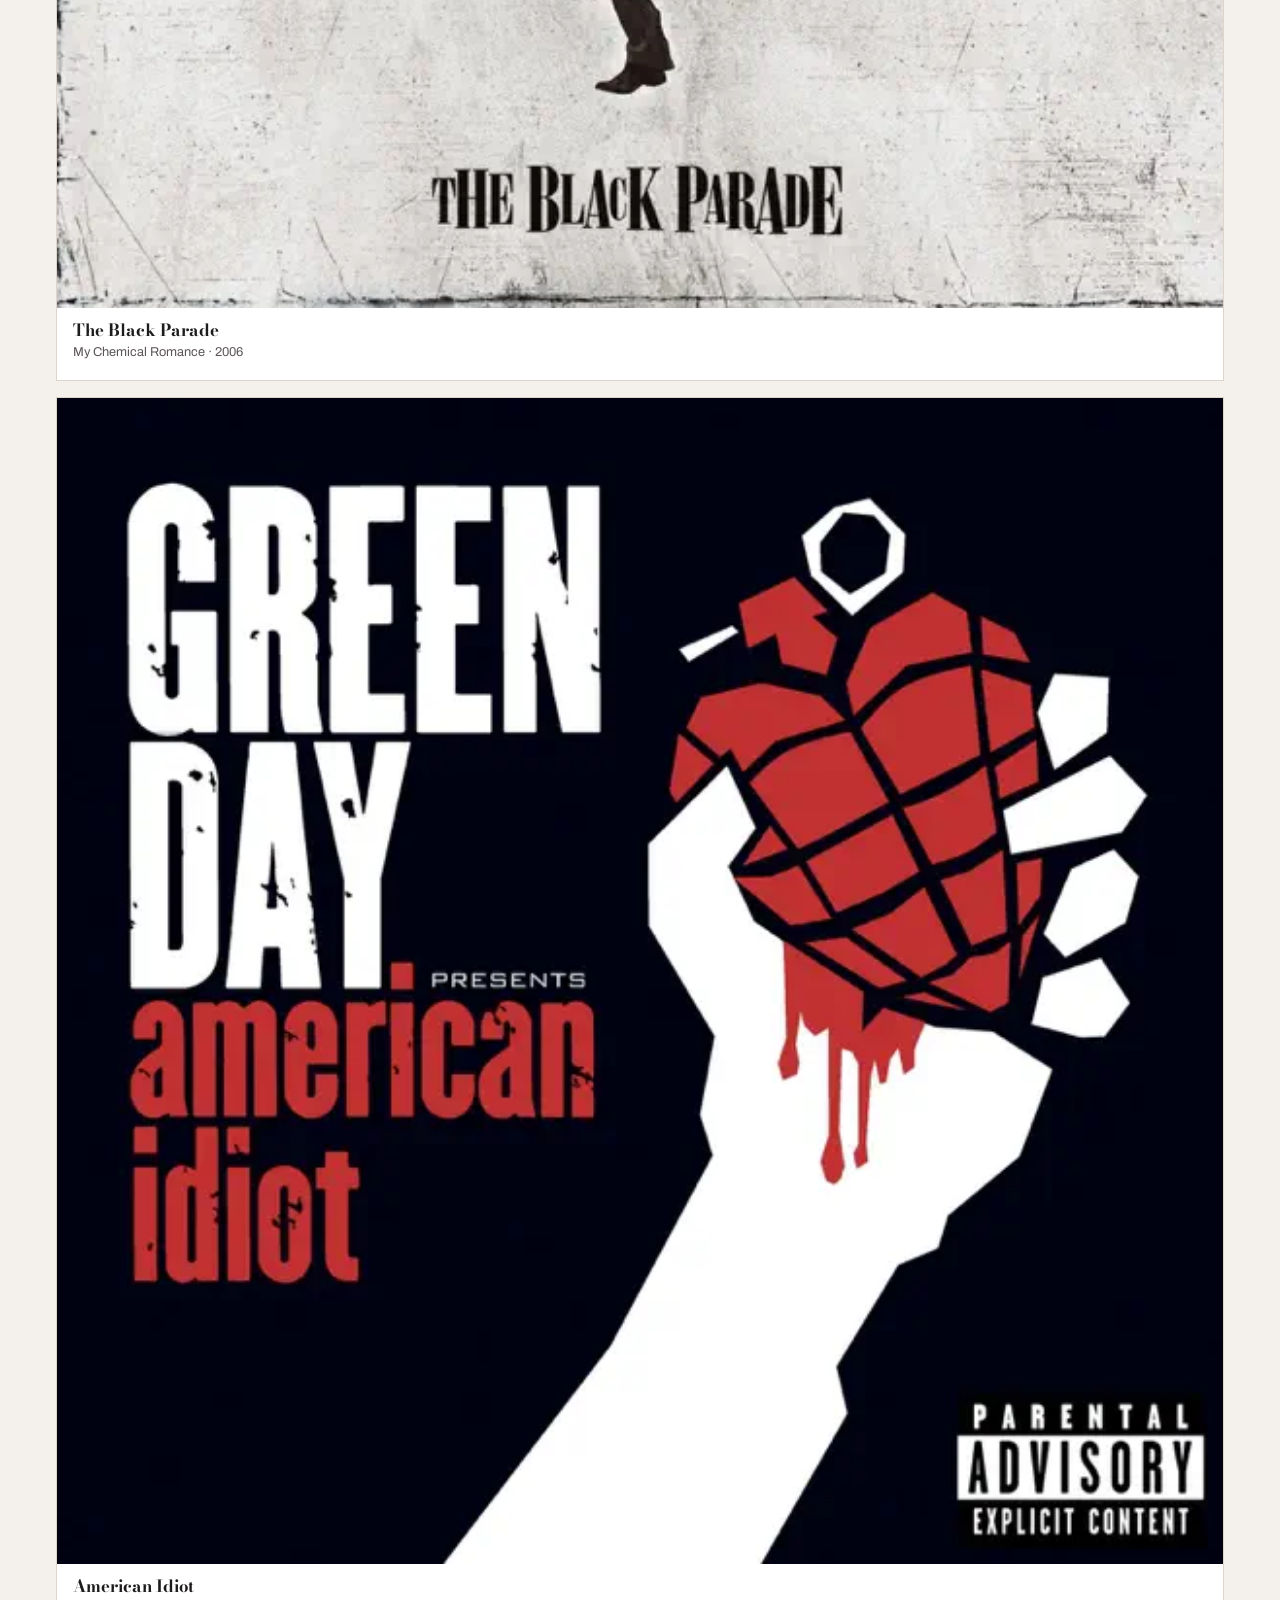
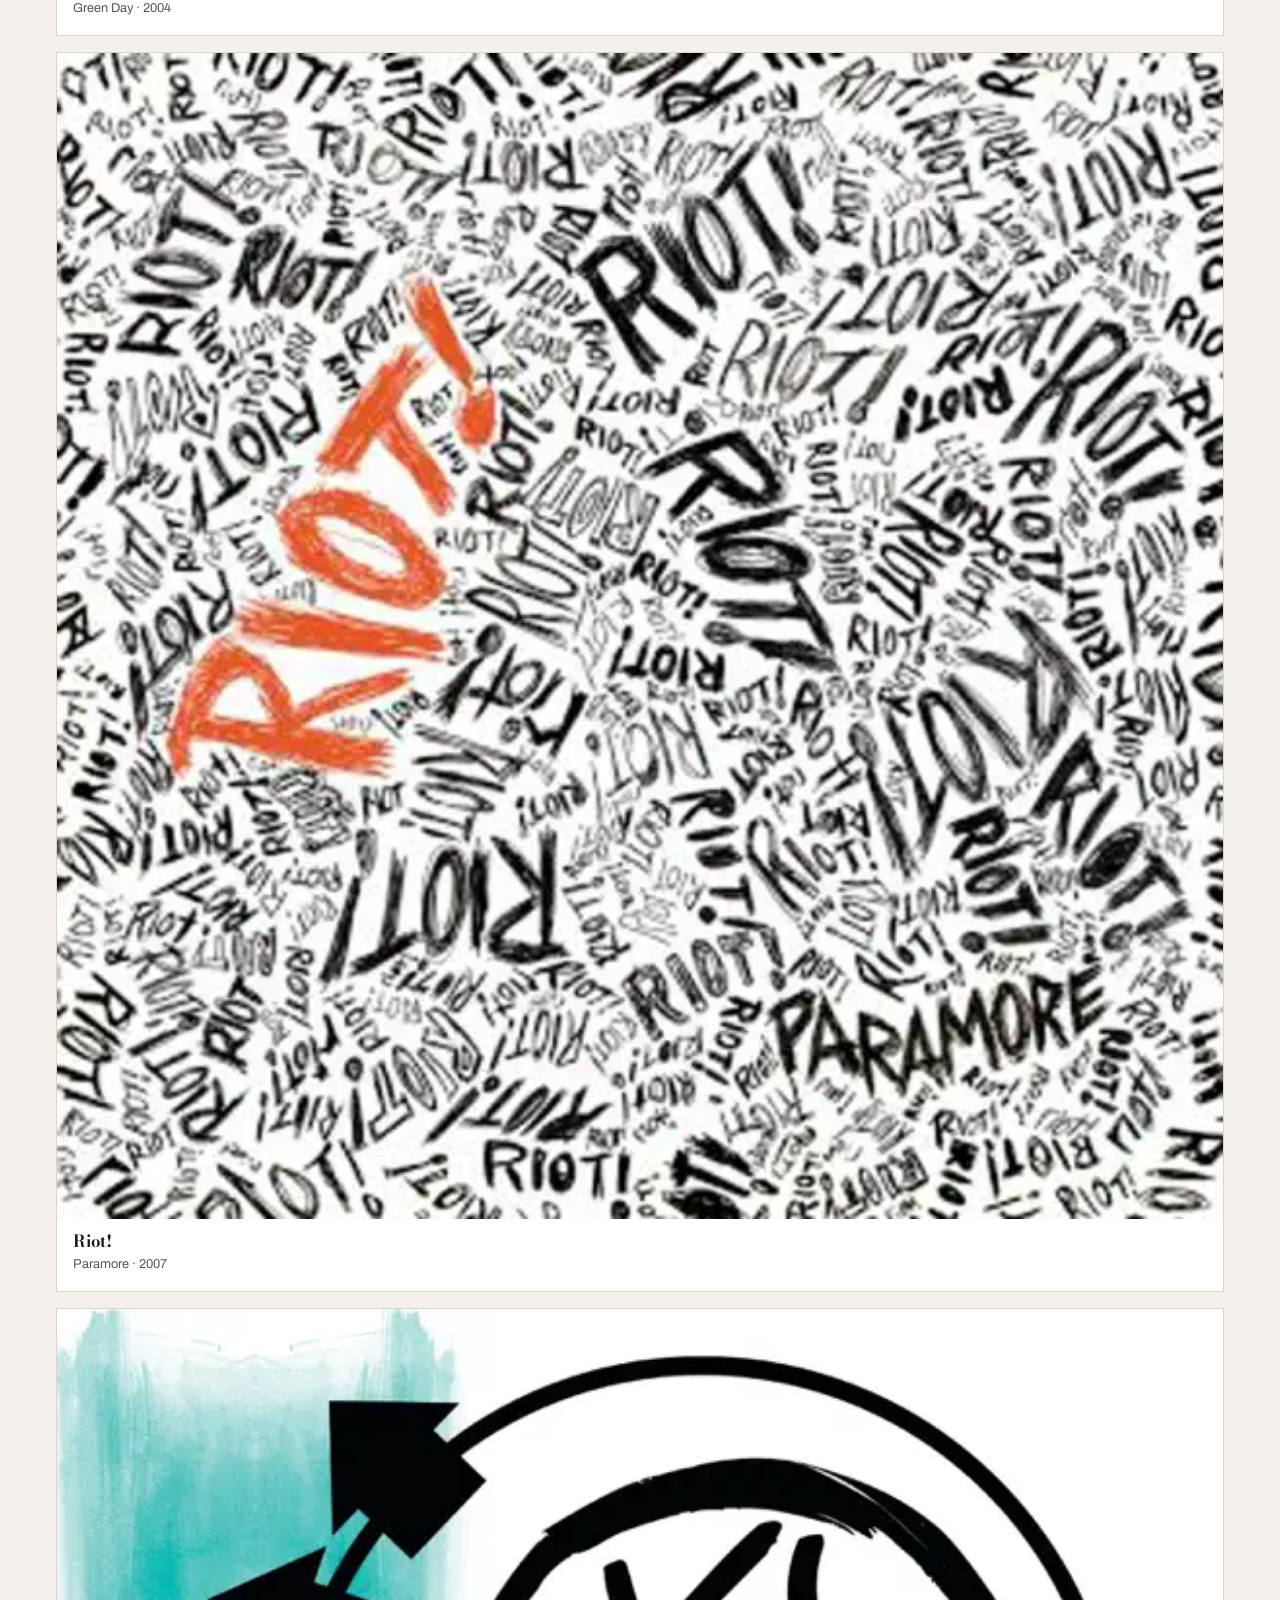
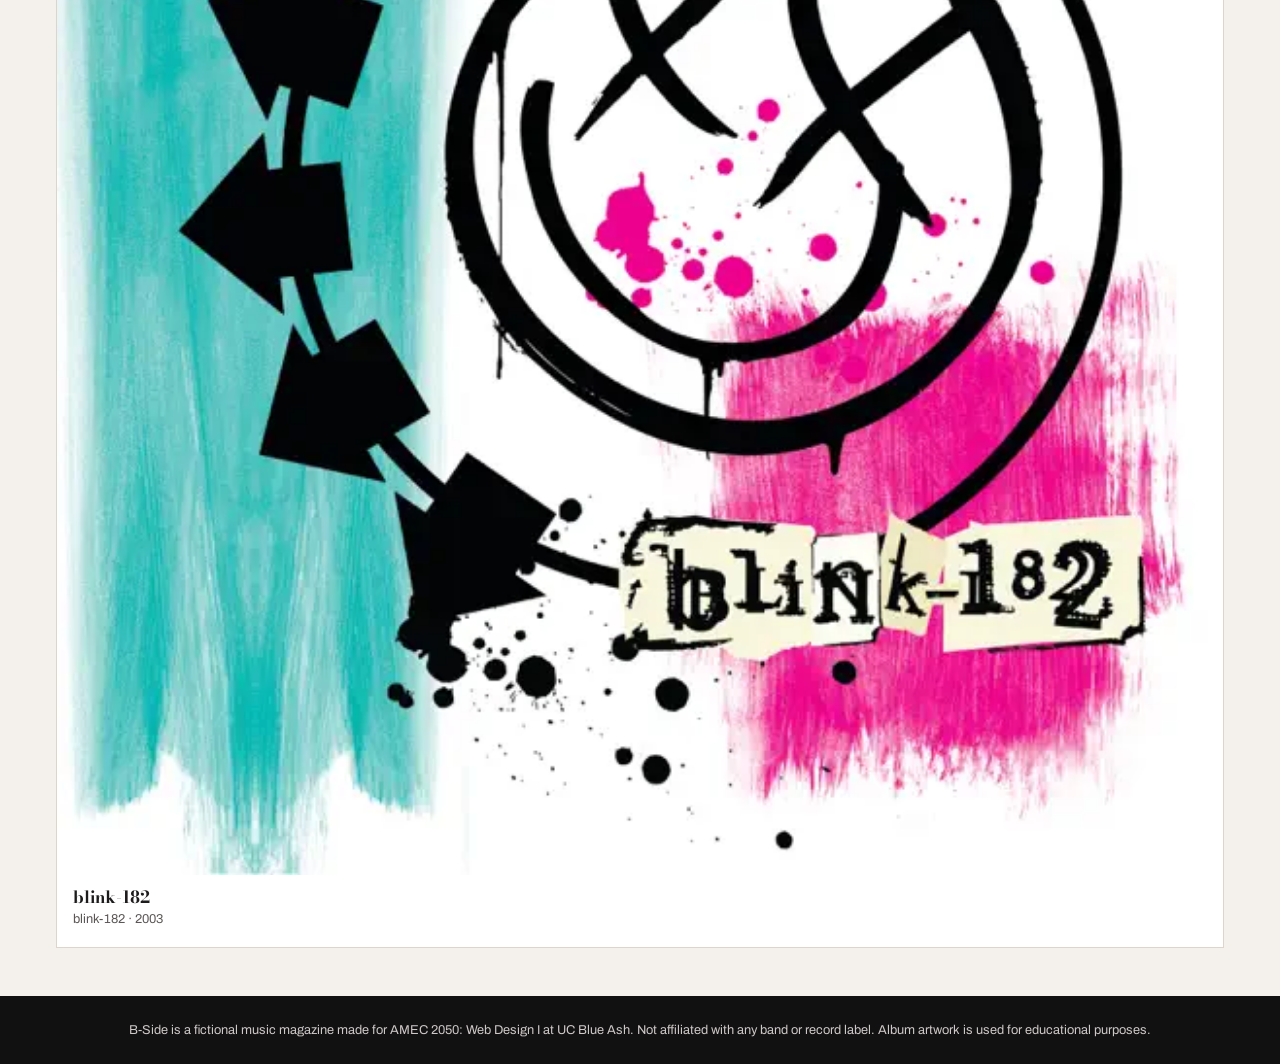
<file: albums/from-under-the-cork-tree.html>
<!DOCTYPE html>
<html lang="en">
<head>
  <meta charset="utf-8">
  <meta name="viewport" content="width=device-width, initial-scale=1">
  <title>From Under the Cork Tree by Fall Out Boy: Review | B-Side</title>
  <meta name="description" content="B-Side's review of From Under the Cork Tree by Fall Out Boy (2005).">
  <link rel="preconnect" href="https://fonts.googleapis.com">
  <link rel="preconnect" href="https://fonts.gstatic.com" crossorigin>
  <link rel="stylesheet" href="https://fonts.googleapis.com/css2?family=Archivo+Black&family=Archivo:wght@400;600;700&family=Bodoni+Moda:ital,wght@0,500;0,700;1,500&family=Source+Serif+4:ital,wght@0,400;0,600;1,400&display=swap">
  <link rel="stylesheet" href="../css/base.css">
</head>
<body>
  <header>
    <div class="container">
      <a class="logo" href="../index.html">B<span>-</span>SIDE</a>
      <nav>
        <ul>
          <li><a href="#review">Review</a></li>
          <li><a href="#essentials">Essentials</a></li>
          <li><a href="#tracklist">Tracklist</a></li>
          <li><a href="#listen-next">Listen Next</a></li>
        </ul>
      </nav>
    </div>
  </header>

  <main class="container">
    <article class="review">
      <header>
        <p class="kicker">Classic Review</p>
        <h1>From Under the Cork Tree</h1>
        <p class="artist">Fall Out Boy</p>
        <p class="meta">Island Records · May 2005</p>
        <div class="score">
          <span class="number">8.7</span>
          <span class="label">Our score <span class="badge">Recommended</span></span>
        </div>
      </header>

      <figure>
        <img src="../images/from-under-the-cork-tree.webp" alt="Album cover for From Under the Cork Tree by Fall Out Boy" width="600" height="600">
      </figure>

      <div id="review">
        <p><em>From Under the Cork Tree</em> was Fall Out Boy's major-label debut, and it turned a Chicago-area pop-punk band into one of the biggest rock acts of the decade. Patrick Stump wrote the music and Pete Wentz wrote the lyrics, a split that gives the album its signature mix of soaring hooks and sharp, oversharing words.</p>
        <blockquote>
          <p>Song titles you can't fit on a T-shirt, choruses you can't get out of your head.</p>
        </blockquote>
        <p>Then there are the titles. "Our Lawyer Made Us Change the Name of This Song So We Wouldn't Get Sued" opens the album, and it only gets longer from there. Behind the jokes, though, "Sugar, We're Goin Down" and "Dance, Dance" are about as tight as mid-2000s rock singles get, and both became Top 10 hits.</p>
      </div>

      <aside>
        <section class="box" id="essentials">
          <h2>The Essentials</h2>
          <dl>
            <dt>Artist</dt>
            <dd>Fall Out Boy</dd>
            <dt>Released</dt>
            <dd>May 3, 2005</dd>
            <dt>Label</dt>
            <dd>Island Records</dd>
            <dt>Producer</dt>
            <dd>Neal Avron</dd>
            <dt>Lead single</dt>
            <dd>"Sugar, We're Goin Down"</dd>
          </dl>
        </section>

        <section class="box" id="tracklist">
          <h2>Tracklist</h2>
          <ol>
            <li>Our Lawyer Made Us Change the Name of This Song So We Wouldn't Get Sued</li>
            <li>Of All the Gin Joints in All the World</li>
            <li class="single">Dance, Dance</li>
            <li class="single">Sugar, We're Goin Down</li>
            <li>Nobody Puts Baby in the Corner</li>
            <li>I've Got a Dark Alley and a Bad Idea That Says You Should Shut Your Mouth (Summer Song)</li>
            <li>7 Minutes in Heaven (Atavan Halen)</li>
            <li>Sophomore Slump or Comeback of the Year</li>
            <li>Champagne for My Real Friends, Real Pain for My Sham Friends</li>
            <li>I Slept with Someone in Fall Out Boy and All I Got Was This Stupid Song Written About Me</li>
            <li>A Little Less Sixteen Candles, a Little More "Touch Me"</li>
            <li>Get Busy Living or Get Busy Dying (Do Your Part to Save the Scene and Stop Going to Shows)</li>
            <li>XO</li>
          </ol>
        </section>
      </aside>
    </article>

    <section id="listen-next">
      <h2>Listen Next</h2>
      <div class="cards">
        <article class="card">
          <a href="the-black-parade.html">
            <img src="../images/black-parade.webp" alt="" width="600" height="600">
            <div>
              <h3>The Black Parade</h3>
              <p>My Chemical Romance · 2006</p>
            </div>
          </a>
        </article>
        <article class="card">
          <a href="american-idiot.html">
            <img src="../images/american-idiot.webp" alt="" width="600" height="600">
            <div>
              <h3>American Idiot</h3>
              <p>Green Day · 2004</p>
            </div>
          </a>
        </article>
        <article class="card">
          <a href="riot.html">
            <img src="../images/riot.webp" alt="" width="600" height="600">
            <div>
              <h3>Riot!</h3>
              <p>Paramore · 2007</p>
            </div>
          </a>
        </article>
        <article class="card">
          <a href="blink-182.html">
            <img src="../images/blink-182.webp" alt="" width="600" height="600">
            <div>
              <h3>blink-182</h3>
              <p>blink-182 · 2003</p>
            </div>
          </a>
        </article>
      </div>
    </section>
  </main>

  <footer>
    <div class="container">
      <p>B-Side is a fictional music magazine made for AMEC 2050: Web Design I at UC Blue Ash. Not affiliated with any band or record label. Album artwork is used for educational purposes.</p>
    </div>
  </footer>
</body>
</html>
</file>
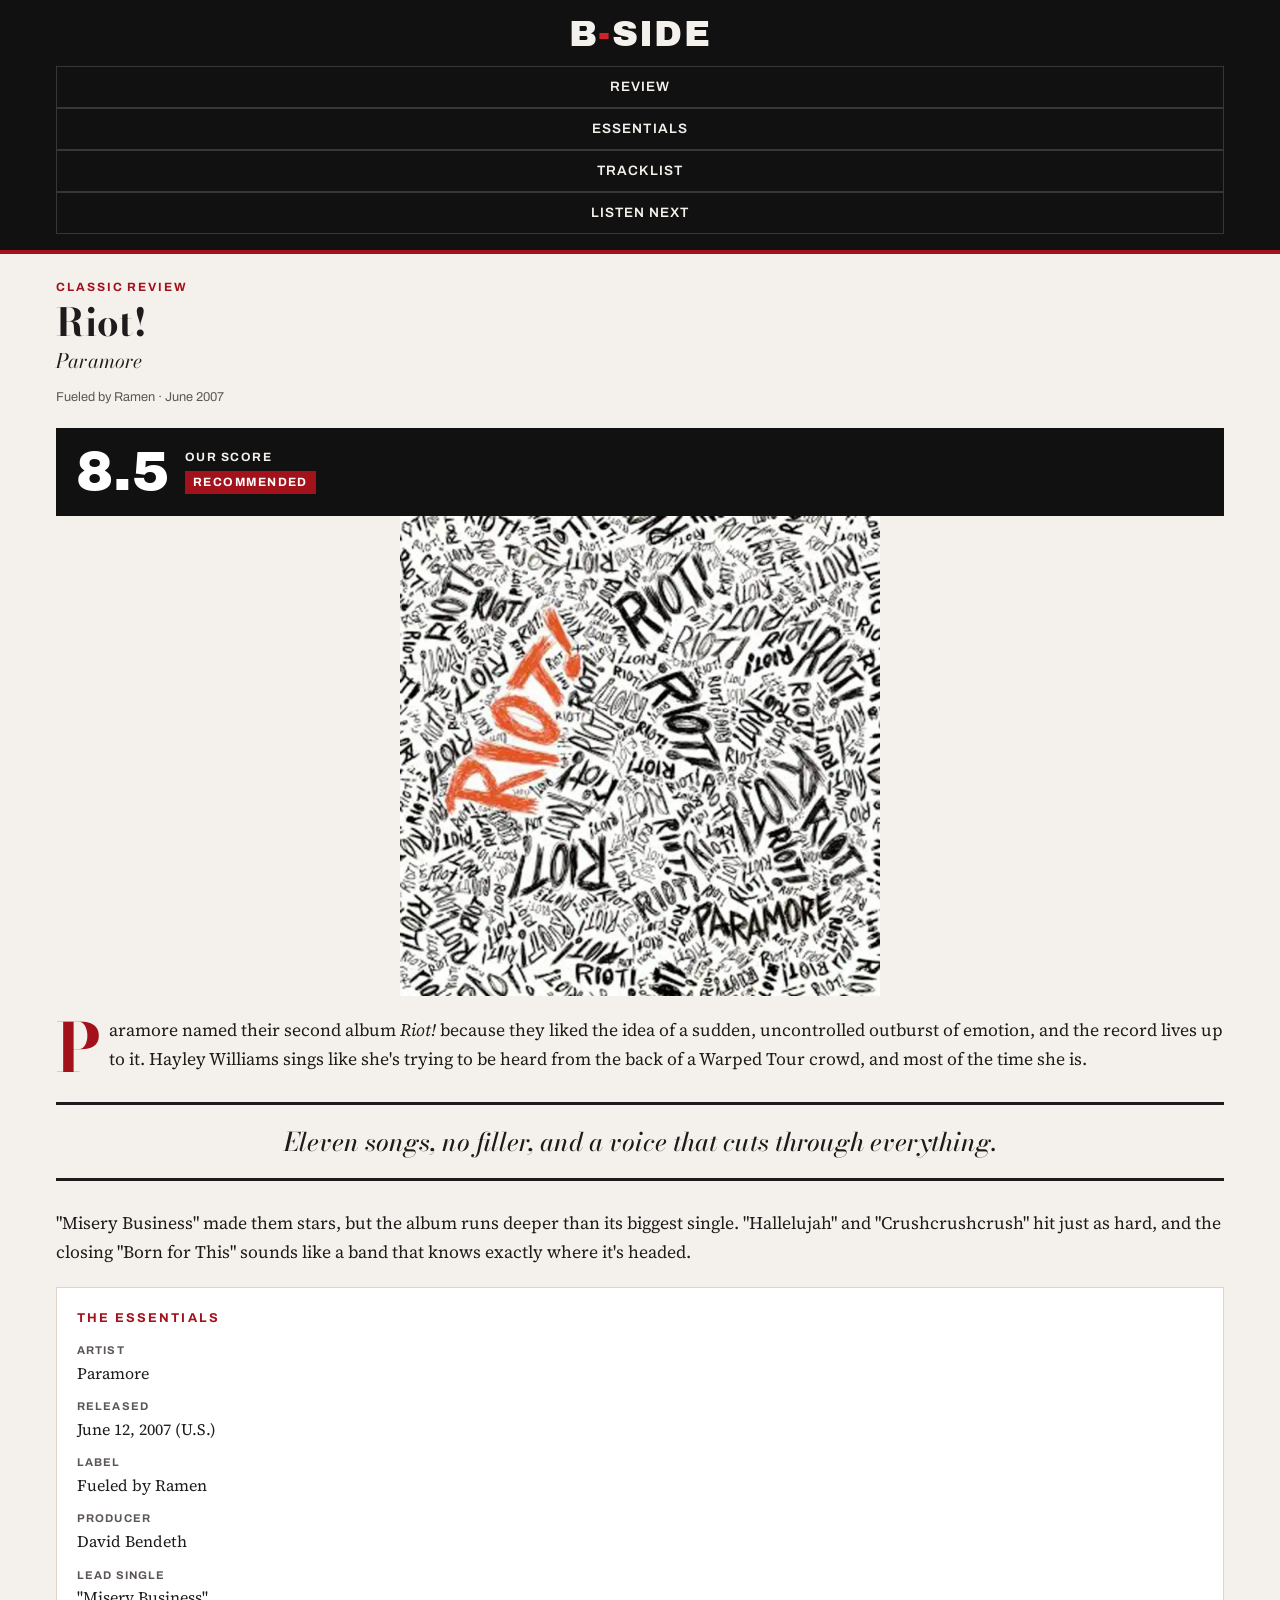
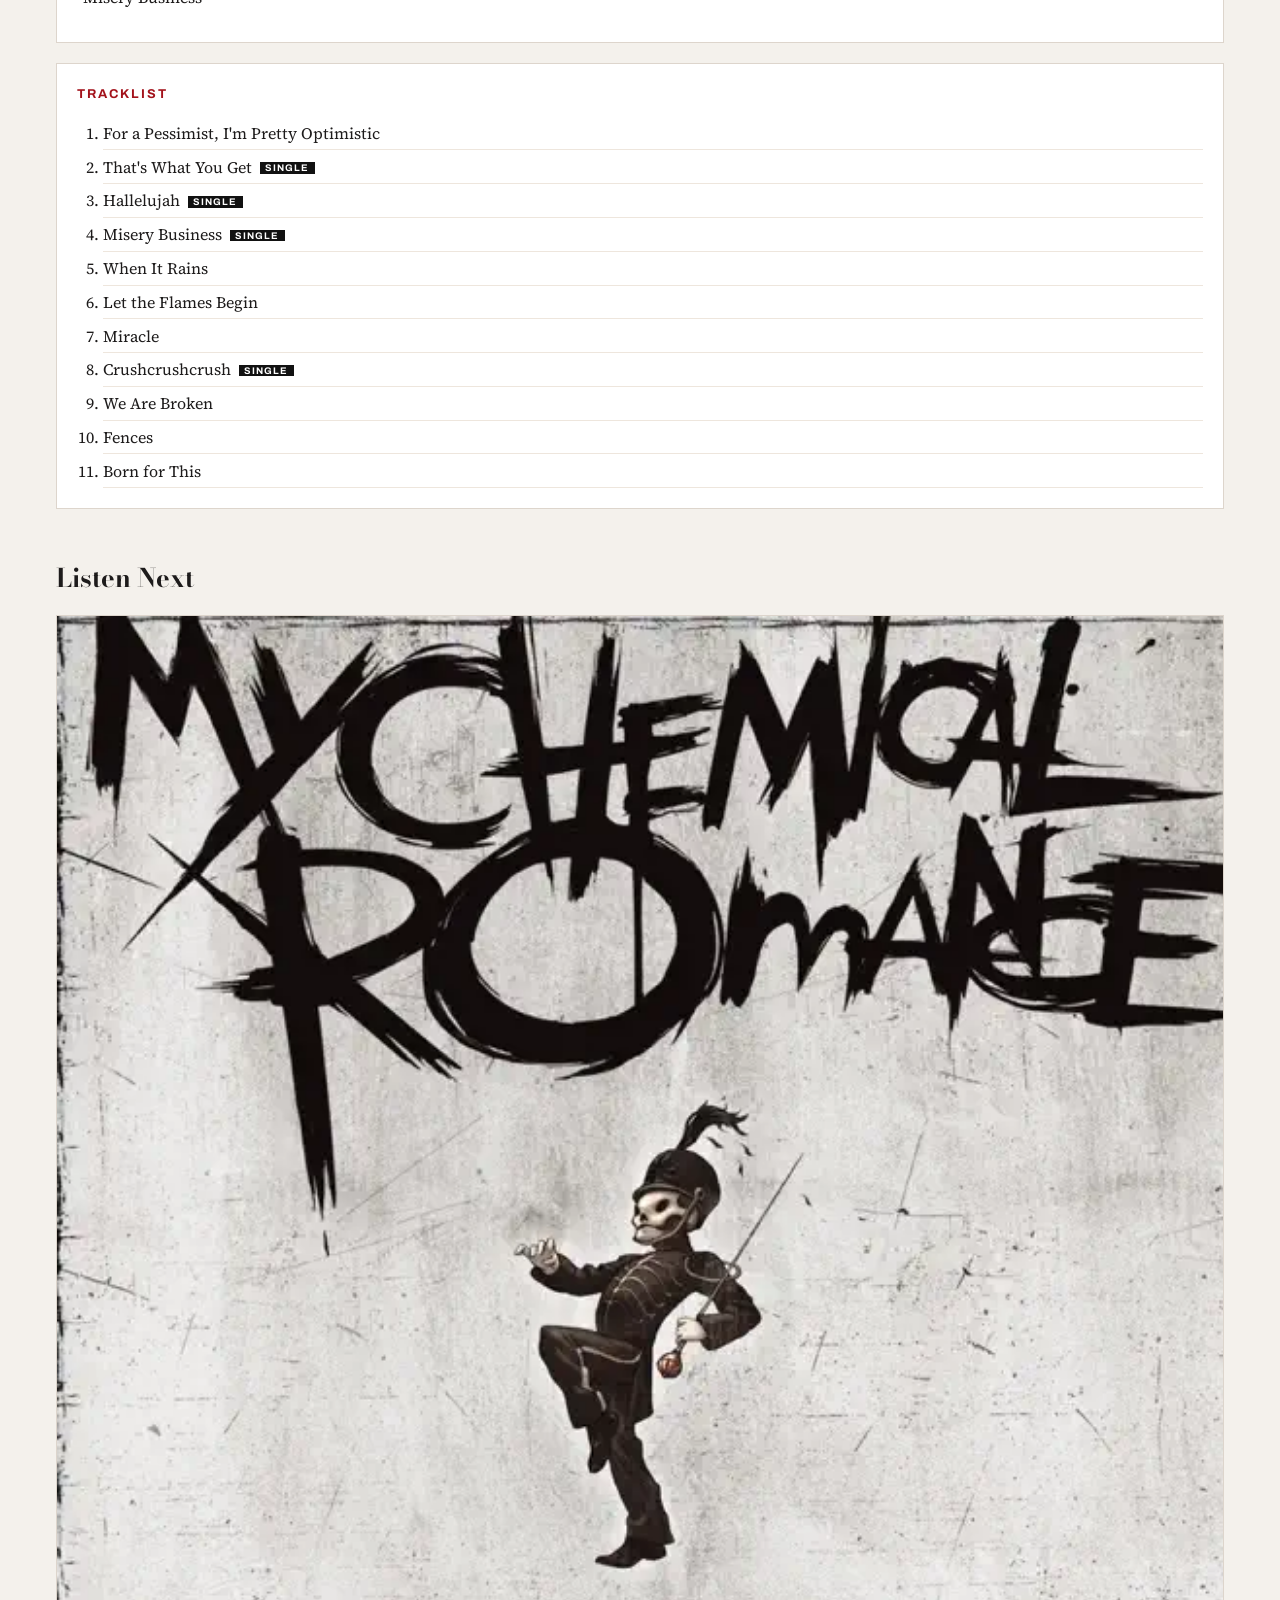
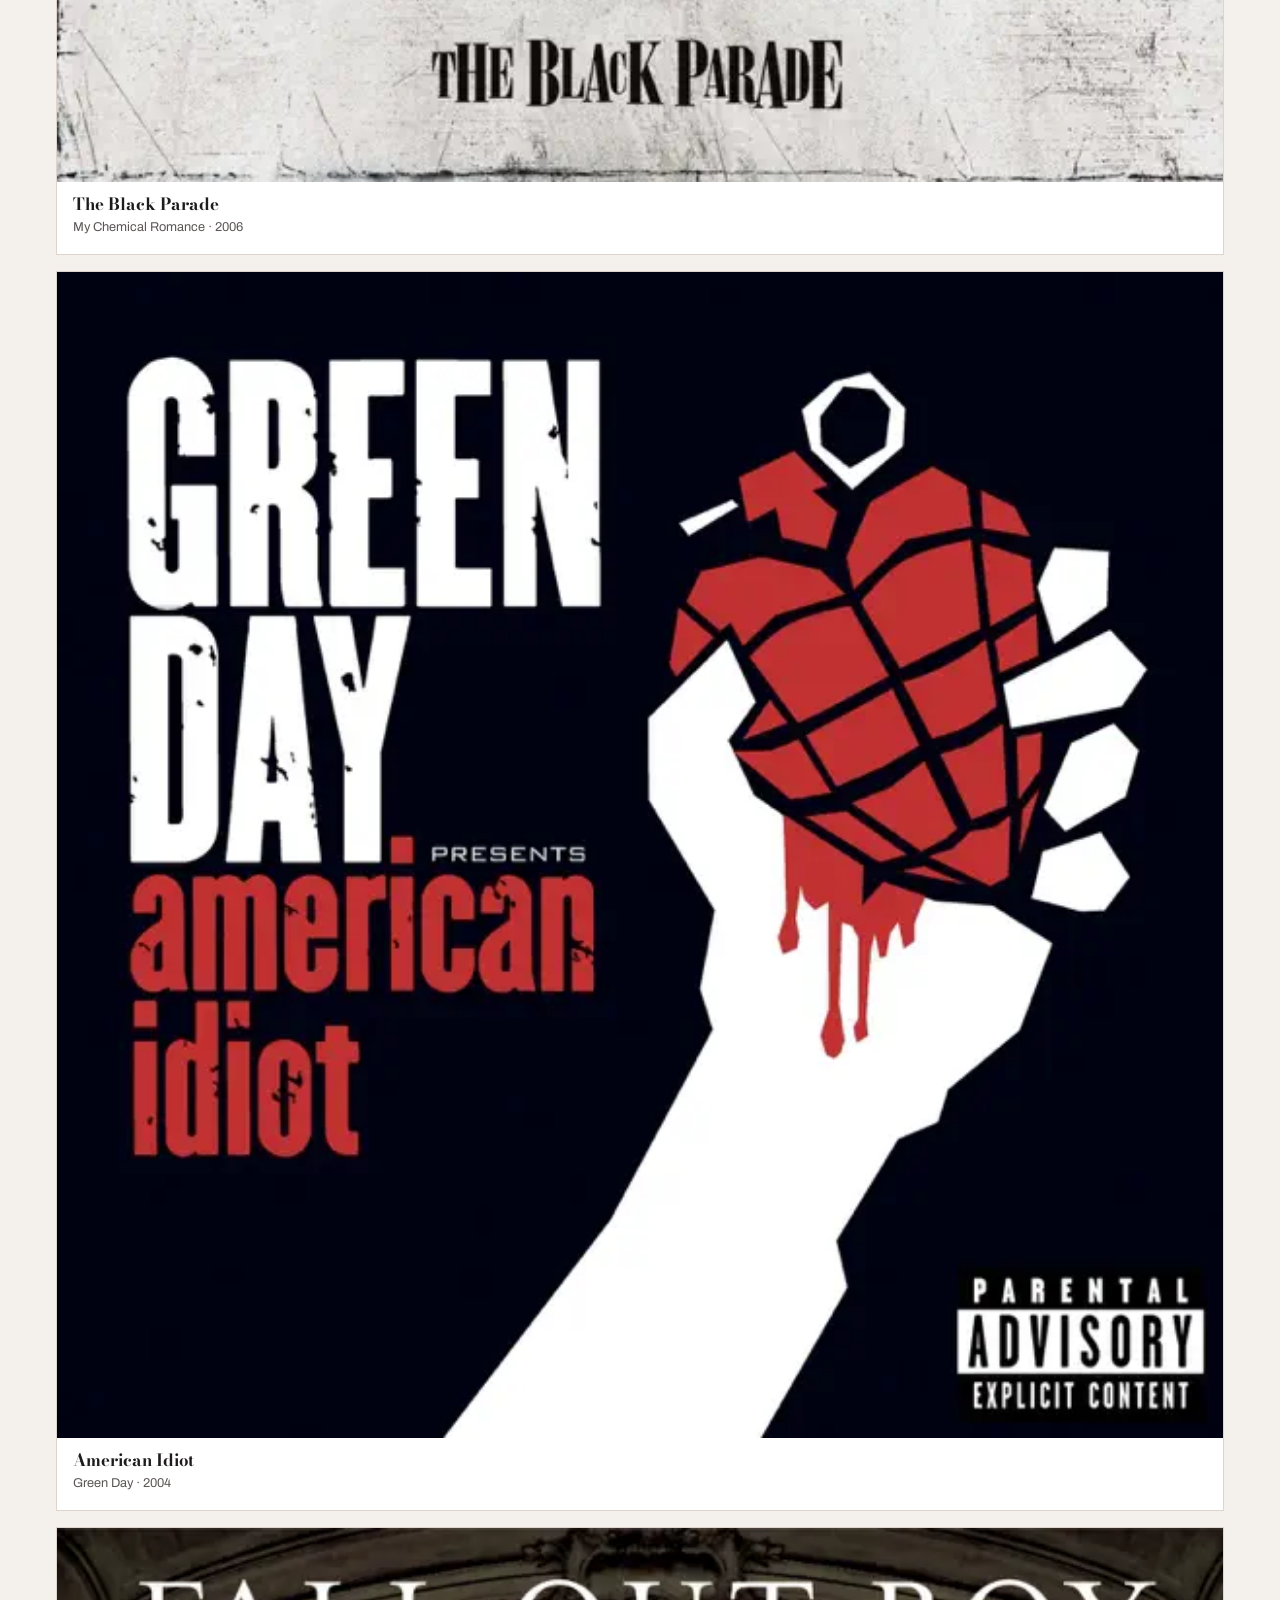
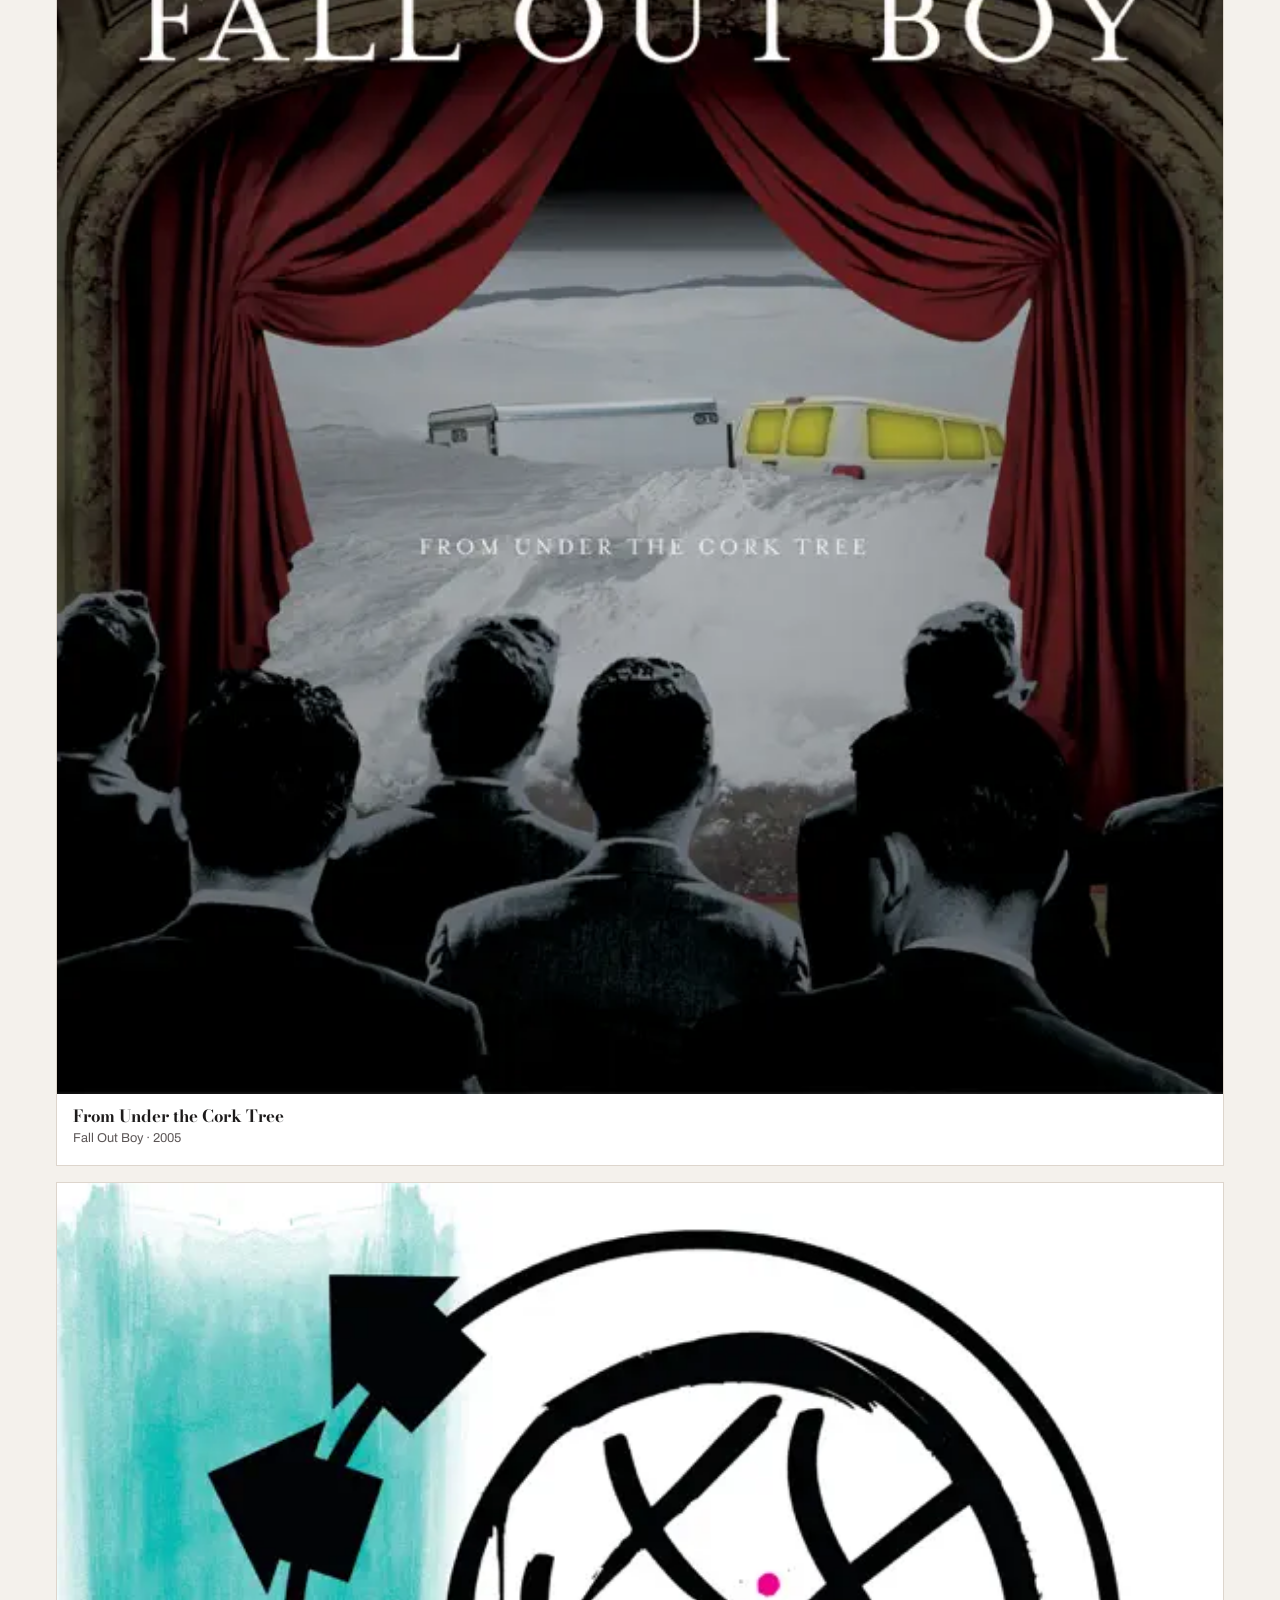
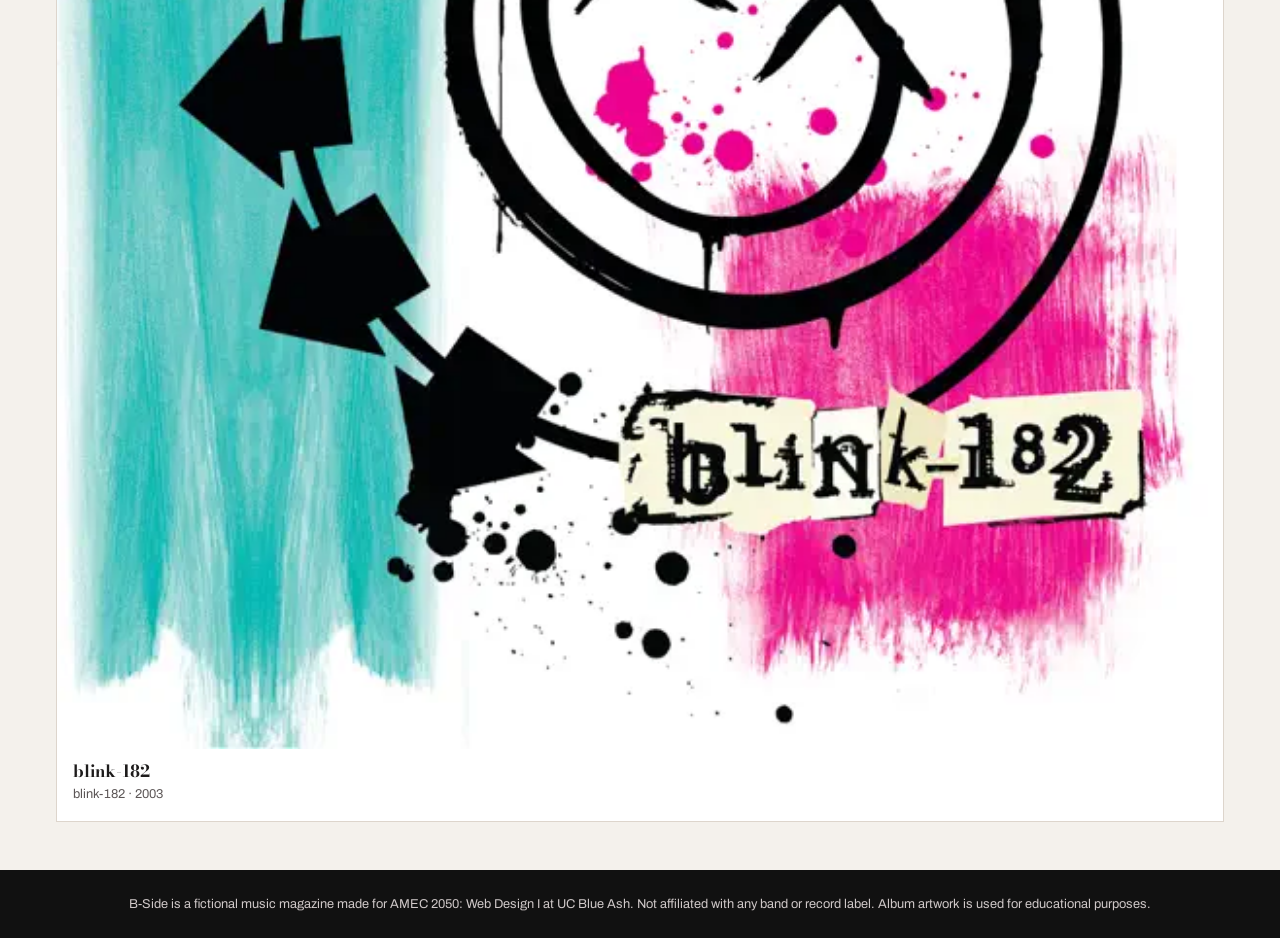
<file: albums/riot.html>
<!DOCTYPE html>
<html lang="en">
<head>
  <meta charset="utf-8">
  <meta name="viewport" content="width=device-width, initial-scale=1">
  <title>Riot! by Paramore: Review | B-Side</title>
  <meta name="description" content="B-Side's review of Riot! by Paramore (2007).">
  <link rel="preconnect" href="https://fonts.googleapis.com">
  <link rel="preconnect" href="https://fonts.gstatic.com" crossorigin>
  <link rel="stylesheet" href="https://fonts.googleapis.com/css2?family=Archivo+Black&family=Archivo:wght@400;600;700&family=Bodoni+Moda:ital,wght@0,500;0,700;1,500&family=Source+Serif+4:ital,wght@0,400;0,600;1,400&display=swap">
  <link rel="stylesheet" href="../css/base.css">
</head>
<body>
  <header>
    <div class="container">
      <a class="logo" href="../index.html">B<span>-</span>SIDE</a>
      <nav>
        <ul>
          <li><a href="#review">Review</a></li>
          <li><a href="#essentials">Essentials</a></li>
          <li><a href="#tracklist">Tracklist</a></li>
          <li><a href="#listen-next">Listen Next</a></li>
        </ul>
      </nav>
    </div>
  </header>

  <main class="container">
    <article class="review">
      <header>
        <p class="kicker">Classic Review</p>
        <h1>Riot!</h1>
        <p class="artist">Paramore</p>
        <p class="meta">Fueled by Ramen · June 2007</p>
        <div class="score">
          <span class="number">8.5</span>
          <span class="label">Our score <span class="badge">Recommended</span></span>
        </div>
      </header>

      <figure>
        <img src="../images/riot.webp" alt="Album cover for Riot! by Paramore" width="600" height="600">
      </figure>

      <div id="review">
        <p>Paramore named their second album <em>Riot!</em> because they liked the idea of a sudden, uncontrolled outburst of emotion, and the record lives up to it. Hayley Williams sings like she's trying to be heard from the back of a Warped Tour crowd, and most of the time she is.</p>
        <blockquote>
          <p>Eleven songs, no filler, and a voice that cuts through everything.</p>
        </blockquote>
        <p>"Misery Business" made them stars, but the album runs deeper than its biggest single. "Hallelujah" and "Crushcrushcrush" hit just as hard, and the closing "Born for This" sounds like a band that knows exactly where it's headed.</p>
      </div>

      <aside>
        <section class="box" id="essentials">
          <h2>The Essentials</h2>
          <dl>
            <dt>Artist</dt>
            <dd>Paramore</dd>
            <dt>Released</dt>
            <dd>June 12, 2007 (U.S.)</dd>
            <dt>Label</dt>
            <dd>Fueled by Ramen</dd>
            <dt>Producer</dt>
            <dd>David Bendeth</dd>
            <dt>Lead single</dt>
            <dd>"Misery Business"</dd>
          </dl>
        </section>

        <section class="box" id="tracklist">
          <h2>Tracklist</h2>
          <ol>
            <li>For a Pessimist, I'm Pretty Optimistic</li>
            <li class="single">That's What You Get</li>
            <li class="single">Hallelujah</li>
            <li class="single">Misery Business</li>
            <li>When It Rains</li>
            <li>Let the Flames Begin</li>
            <li>Miracle</li>
            <li class="single">Crushcrushcrush</li>
            <li>We Are Broken</li>
            <li>Fences</li>
            <li>Born for This</li>
          </ol>
        </section>
      </aside>
    </article>

    <section id="listen-next">
      <h2>Listen Next</h2>
      <div class="cards">
        <article class="card">
          <a href="the-black-parade.html">
            <img src="../images/black-parade.webp" alt="" width="600" height="600">
            <div>
              <h3>The Black Parade</h3>
              <p>My Chemical Romance · 2006</p>
            </div>
          </a>
        </article>
        <article class="card">
          <a href="american-idiot.html">
            <img src="../images/american-idiot.webp" alt="" width="600" height="600">
            <div>
              <h3>American Idiot</h3>
              <p>Green Day · 2004</p>
            </div>
          </a>
        </article>
        <article class="card">
          <a href="from-under-the-cork-tree.html">
            <img src="../images/from-under-the-cork-tree.webp" alt="" width="600" height="600">
            <div>
              <h3>From Under the Cork Tree</h3>
              <p>Fall Out Boy · 2005</p>
            </div>
          </a>
        </article>
        <article class="card">
          <a href="blink-182.html">
            <img src="../images/blink-182.webp" alt="" width="600" height="600">
            <div>
              <h3>blink-182</h3>
              <p>blink-182 · 2003</p>
            </div>
          </a>
        </article>
      </div>
    </section>
  </main>

  <footer>
    <div class="container">
      <p>B-Side is a fictional music magazine made for AMEC 2050: Web Design I at UC Blue Ash. Not affiliated with any band or record label. Album artwork is used for educational purposes.</p>
    </div>
  </footer>
</body>
</html>
</file>
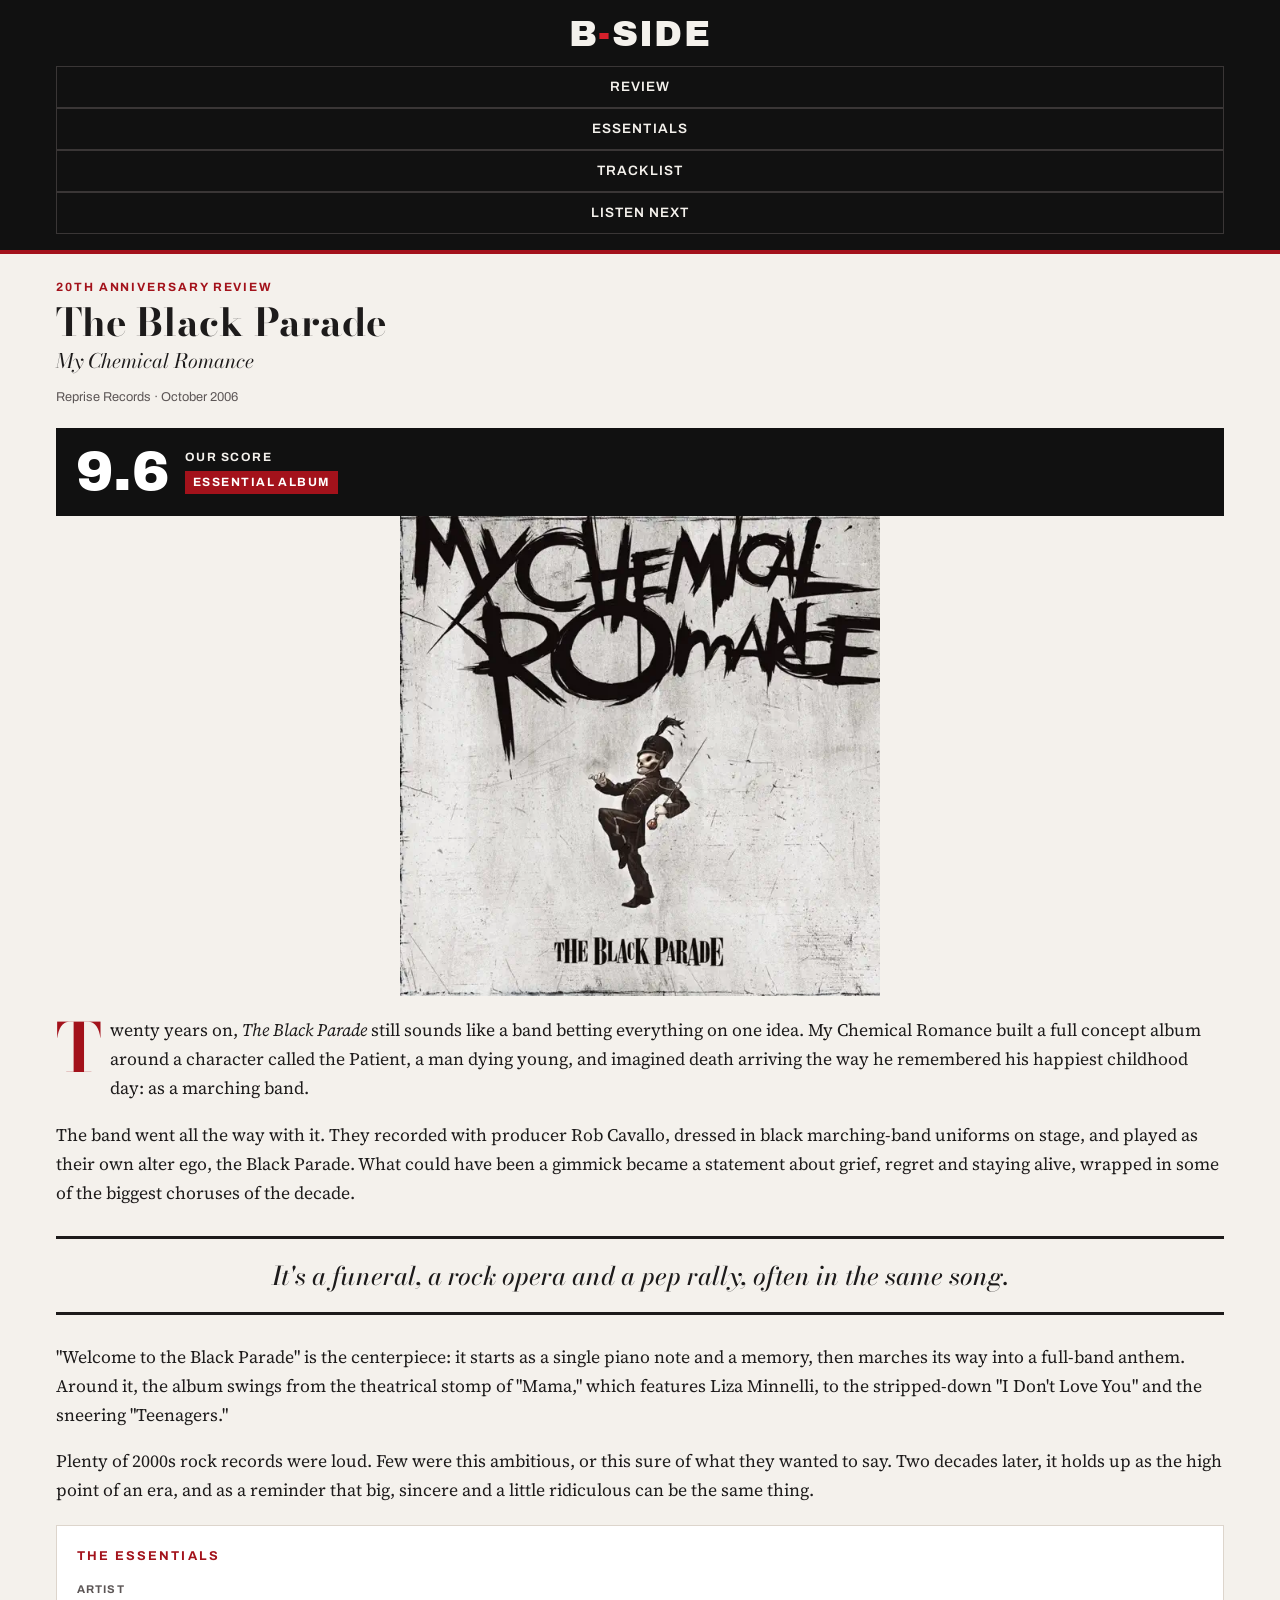
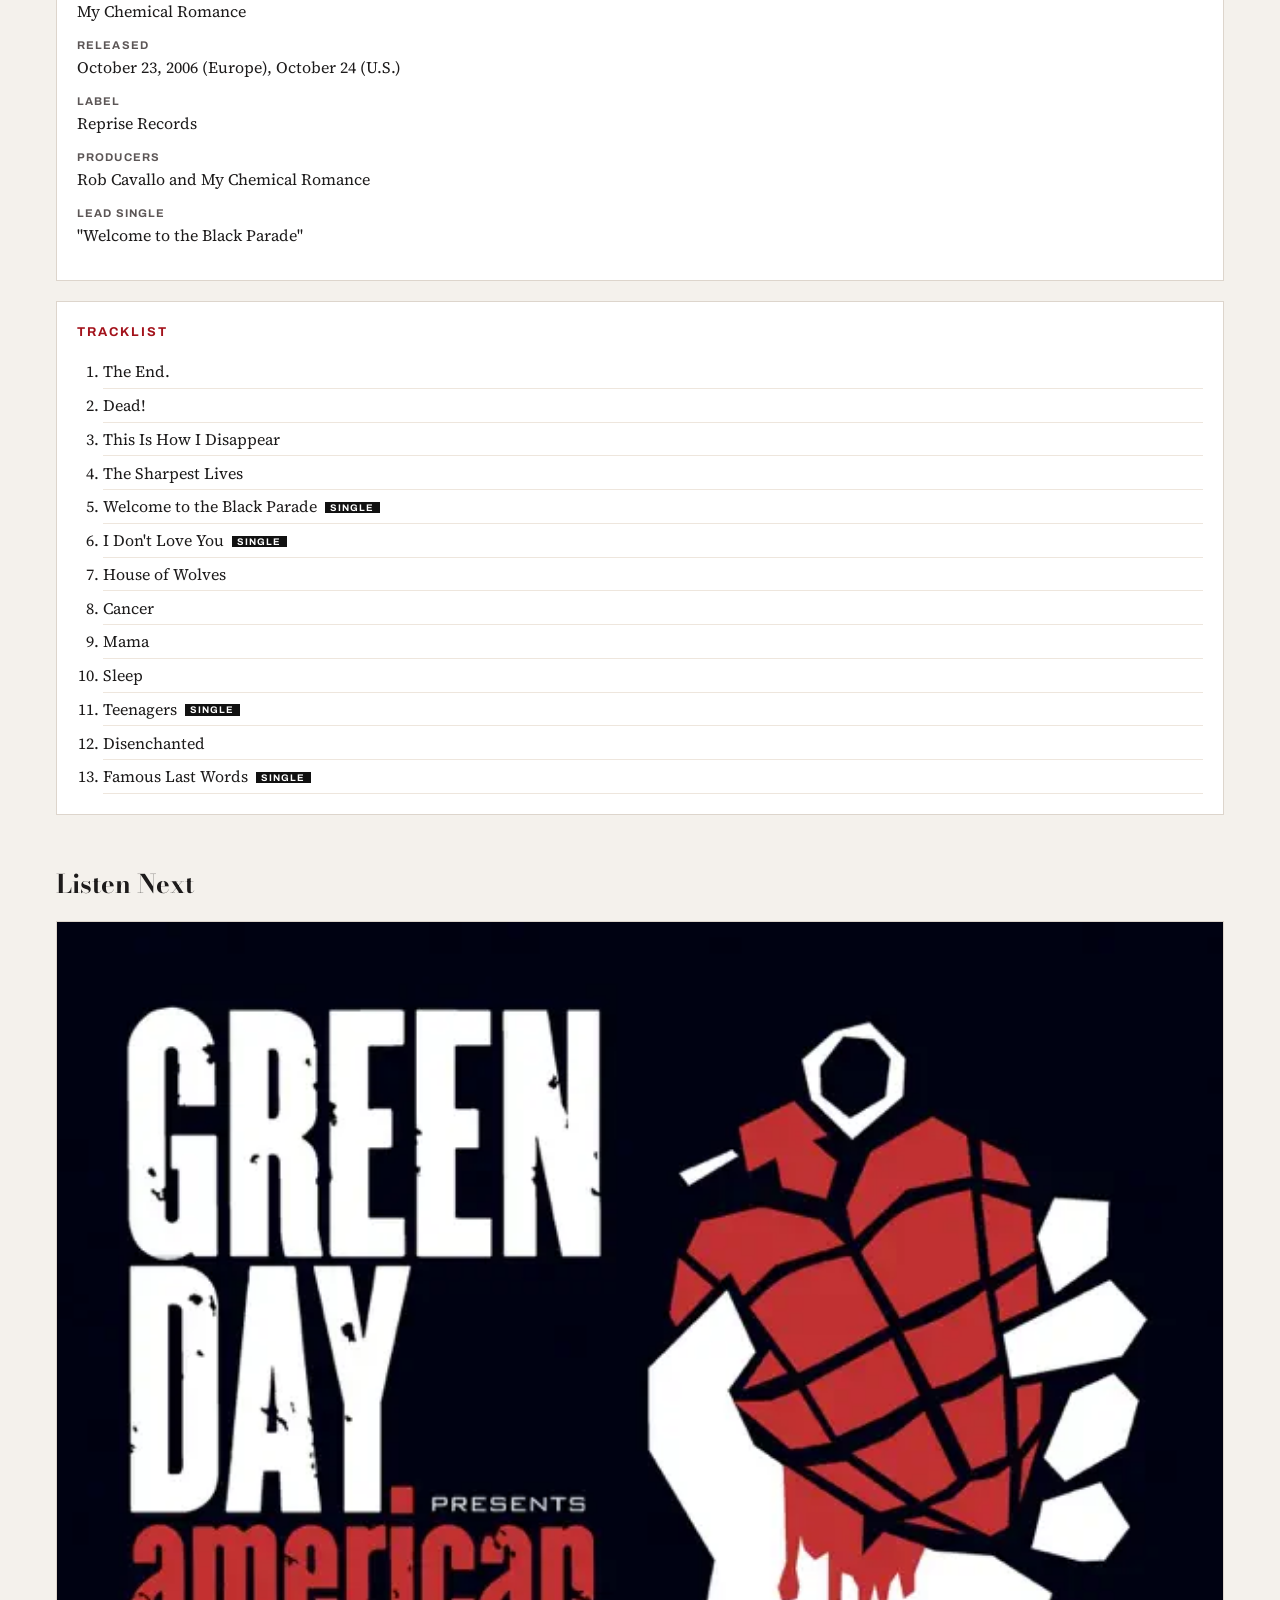
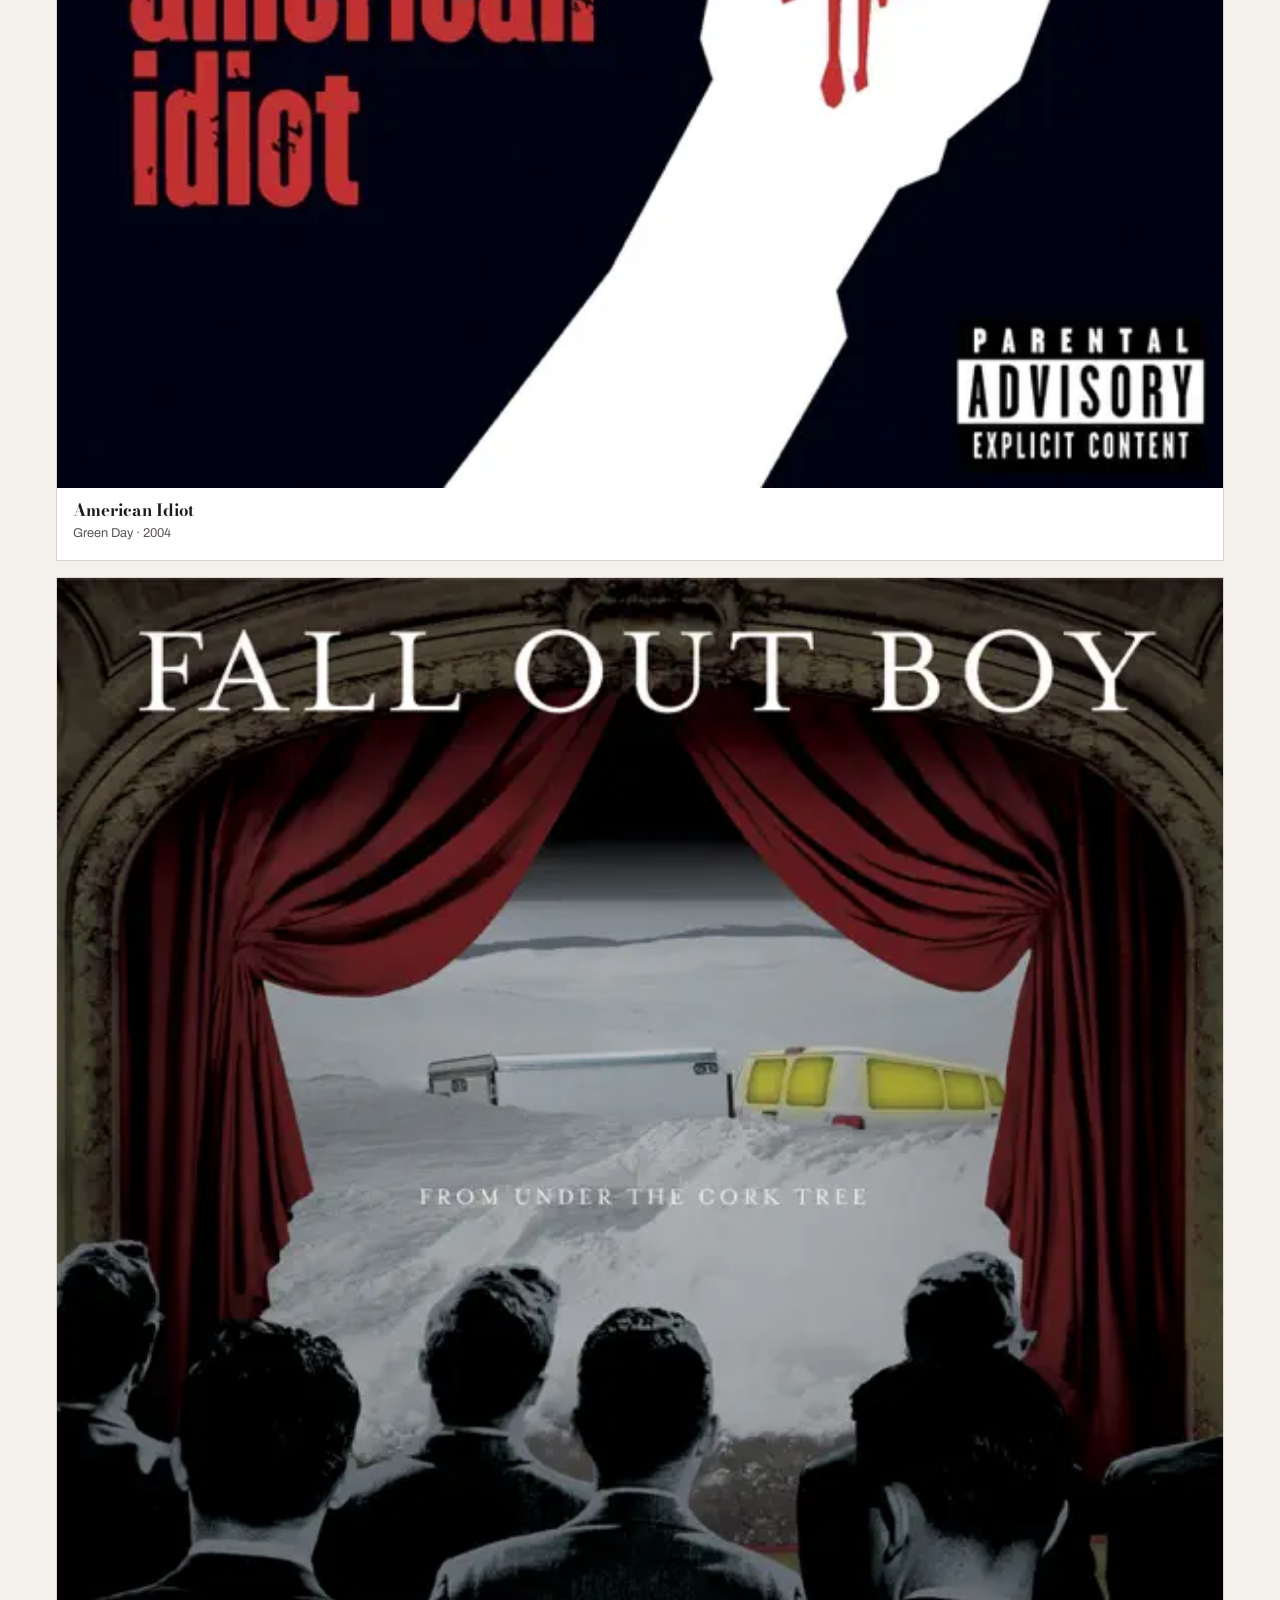
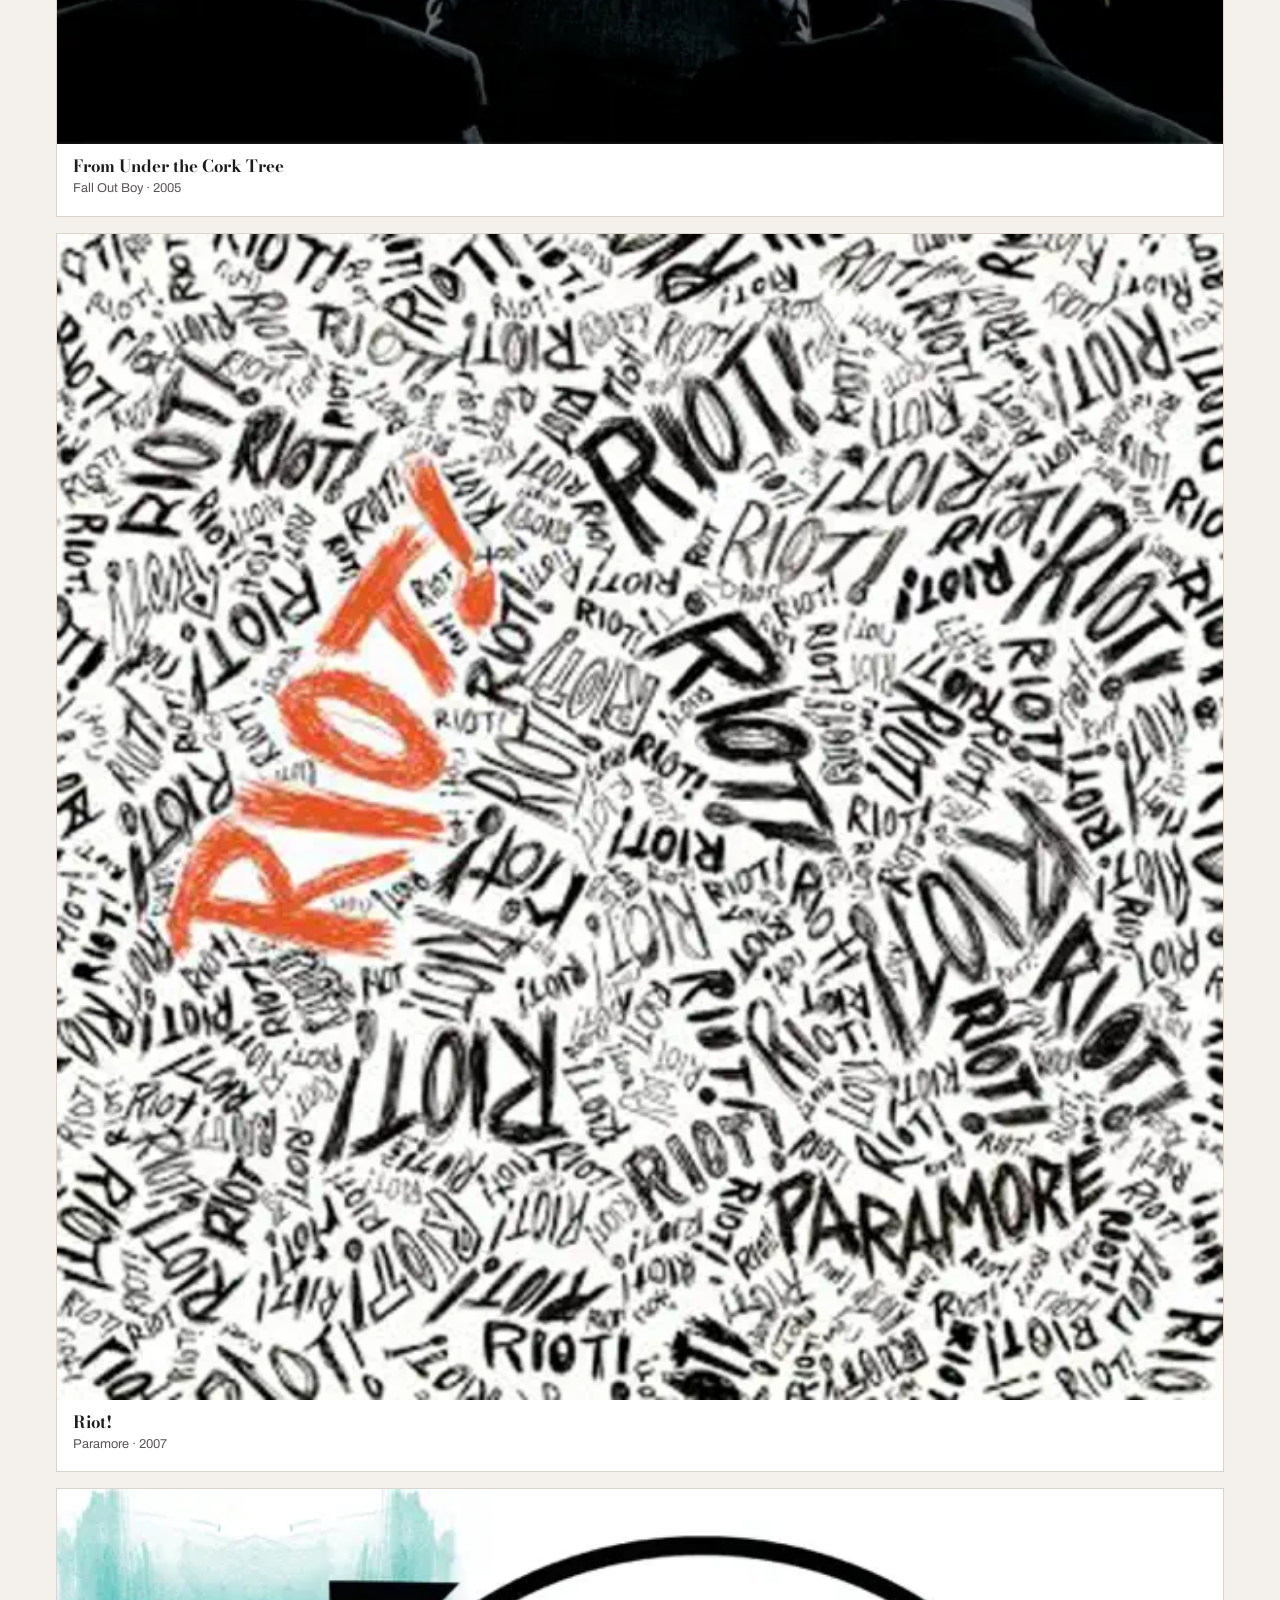
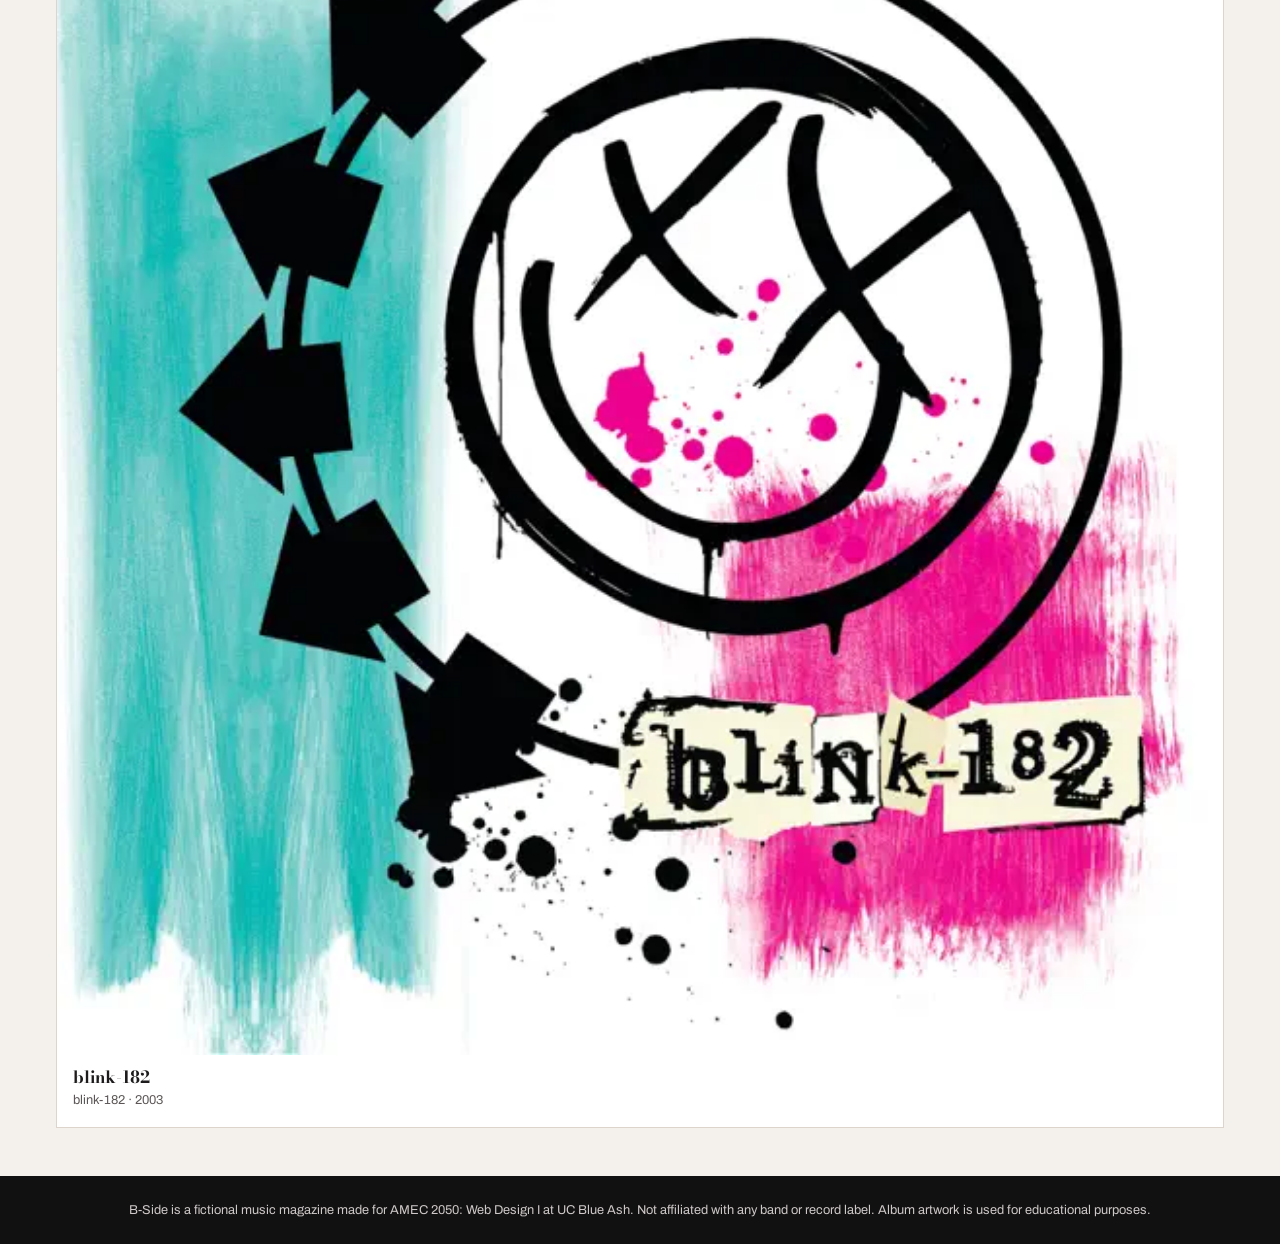
<file: albums/the-black-parade.html>
<!DOCTYPE html>
<html lang="en">
<head>
  <meta charset="utf-8">
  <meta name="viewport" content="width=device-width, initial-scale=1">
  <title>The Black Parade by My Chemical Romance: Review | B-Side</title>
  <meta name="description" content="B-Side's review of The Black Parade by My Chemical Romance (2006).">
  <link rel="preconnect" href="https://fonts.googleapis.com">
  <link rel="preconnect" href="https://fonts.gstatic.com" crossorigin>
  <link rel="stylesheet" href="https://fonts.googleapis.com/css2?family=Archivo+Black&family=Archivo:wght@400;600;700&family=Bodoni+Moda:ital,wght@0,500;0,700;1,500&family=Source+Serif+4:ital,wght@0,400;0,600;1,400&display=swap">
  <link rel="stylesheet" href="../css/base.css">
</head>
<body>
  <header>
    <div class="container">
      <a class="logo" href="../index.html">B<span>-</span>SIDE</a>
      <nav>
        <ul>
          <li><a href="#review">Review</a></li>
          <li><a href="#essentials">Essentials</a></li>
          <li><a href="#tracklist">Tracklist</a></li>
          <li><a href="#listen-next">Listen Next</a></li>
        </ul>
      </nav>
    </div>
  </header>

  <main class="container">
    <article class="review">
      <header>
        <p class="kicker">20th Anniversary Review</p>
        <h1>The Black Parade</h1>
        <p class="artist">My Chemical Romance</p>
        <p class="meta">Reprise Records · October 2006</p>
        <div class="score">
          <span class="number">9.6</span>
          <span class="label">Our score <span class="badge">Essential Album</span></span>
        </div>
      </header>

      <figure>
        <img src="../images/black-parade.webp" alt="Album cover for The Black Parade by My Chemical Romance" width="600" height="600">
      </figure>

      <div id="review">
        <p>Twenty years on, <em>The Black Parade</em> still sounds like a band betting everything on one idea. My Chemical Romance built a full concept album around a character called the Patient, a man dying young, and imagined death arriving the way he remembered his happiest childhood day: as a marching band.</p>
        <p>The band went all the way with it. They recorded with producer Rob Cavallo, dressed in black marching-band uniforms on stage, and played as their own alter ego, the Black Parade. What could have been a gimmick became a statement about grief, regret and staying alive, wrapped in some of the biggest choruses of the decade.</p>
        <blockquote>
          <p>It's a funeral, a rock opera and a pep rally, often in the same song.</p>
        </blockquote>
        <p>"Welcome to the Black Parade" is the centerpiece: it starts as a single piano note and a memory, then marches its way into a full-band anthem. Around it, the album swings from the theatrical stomp of "Mama," which features Liza Minnelli, to the stripped-down "I Don't Love You" and the sneering "Teenagers."</p>
        <p>Plenty of 2000s rock records were loud. Few were this ambitious, or this sure of what they wanted to say. Two decades later, it holds up as the high point of an era, and as a reminder that big, sincere and a little ridiculous can be the same thing.</p>
      </div>

      <aside>
        <section class="box" id="essentials">
          <h2>The Essentials</h2>
          <dl>
            <dt>Artist</dt>
            <dd>My Chemical Romance</dd>
            <dt>Released</dt>
            <dd>October 23, 2006 (Europe), October 24 (U.S.)</dd>
            <dt>Label</dt>
            <dd>Reprise Records</dd>
            <dt>Producers</dt>
            <dd>Rob Cavallo and My Chemical Romance</dd>
            <dt>Lead single</dt>
            <dd>"Welcome to the Black Parade"</dd>
          </dl>
        </section>

        <section class="box" id="tracklist">
          <h2>Tracklist</h2>
          <ol>
            <li>The End.</li>
            <li>Dead!</li>
            <li>This Is How I Disappear</li>
            <li>The Sharpest Lives</li>
            <li class="single">Welcome to the Black Parade</li>
            <li class="single">I Don't Love You</li>
            <li>House of Wolves</li>
            <li>Cancer</li>
            <li>Mama</li>
            <li>Sleep</li>
            <li class="single">Teenagers</li>
            <li>Disenchanted</li>
            <li class="single">Famous Last Words</li>
          </ol>
        </section>
      </aside>
    </article>

    <section id="listen-next">
      <h2>Listen Next</h2>
      <div class="cards">
        <article class="card">
          <a href="american-idiot.html">
            <img src="../images/american-idiot.webp" alt="" width="600" height="600">
            <div>
              <h3>American Idiot</h3>
              <p>Green Day · 2004</p>
            </div>
          </a>
        </article>
        <article class="card">
          <a href="from-under-the-cork-tree.html">
            <img src="../images/from-under-the-cork-tree.webp" alt="" width="600" height="600">
            <div>
              <h3>From Under the Cork Tree</h3>
              <p>Fall Out Boy · 2005</p>
            </div>
          </a>
        </article>
        <article class="card">
          <a href="riot.html">
            <img src="../images/riot.webp" alt="" width="600" height="600">
            <div>
              <h3>Riot!</h3>
              <p>Paramore · 2007</p>
            </div>
          </a>
        </article>
        <article class="card">
          <a href="blink-182.html">
            <img src="../images/blink-182.webp" alt="" width="600" height="600">
            <div>
              <h3>blink-182</h3>
              <p>blink-182 · 2003</p>
            </div>
          </a>
        </article>
      </div>
    </section>
  </main>

  <footer>
    <div class="container">
      <p>B-Side is a fictional music magazine made for AMEC 2050: Web Design I at UC Blue Ash. Not affiliated with any band or record label. Album artwork is used for educational purposes.</p>
    </div>
  </footer>
</body>
</html>
</file>
<file: css/base.css>
/* ==========================================================================
   B-Side: base.css
   Colors, fonts, and spacing for every page. Don't edit this file.
   This is the phone layout: there are no media queries and no page layout,
   so everything stacks in one column. Your breakpoints go in
   css/breakpoints.css.
   ========================================================================== */

/* Page basics
----------------------------------------------------------------------------- */

* {
  box-sizing: border-box;
}

body {
  margin: 0;
  background-color: #f4f1ec;
  color: #1d1b1b;
  font-family: "Source Serif 4", Georgia, serif;
  line-height: 1.65;
}

img {
  display: block;
  max-width: 100%;
  height: auto;
}

a {
  color: inherit;
}

.container {
  max-width: 75rem;
  margin: 0 auto;
  padding: 0 1rem;
}

/* Masthead
----------------------------------------------------------------------------- */

body > header {
  background-color: #111111;
  color: #f4f1ec;
  border-bottom: 4px solid #a3121b;
}

body > header .container {
  padding-top: 1rem;
  padding-bottom: 1rem;
}

.logo {
  display: block;
  color: #f4f1ec;
  font-family: "Archivo Black", Impact, sans-serif;
  font-size: 2.25rem;
  line-height: 1;
  letter-spacing: 0.04em;
  text-align: center;
  text-decoration: none;
}

.logo span {
  color: #d4202b;
}

nav ul {
  margin: 0.9rem 0 0;
  padding: 0;
  list-style: none;
}

nav a {
  display: block;
  padding: 0.55rem 0.5rem;
  border: 1px solid #3a3636;
  font-family: "Archivo", "Helvetica Neue", Arial, sans-serif;
  font-size: 0.85rem;
  font-weight: 600;
  letter-spacing: 0.08em;
  text-align: center;
  text-decoration: none;
  text-transform: uppercase;
}

nav a:hover,
nav a:focus-visible {
  background-color: #a3121b;
  border-color: #a3121b;
}

/* Review: title block and score
----------------------------------------------------------------------------- */

.review {
  padding: 1.5rem 0 1rem;
}

.review > * + * {
  margin-top: 1.25rem;
}

.kicker {
  margin: 0;
  color: #a3121b;
  font-family: "Archivo", "Helvetica Neue", Arial, sans-serif;
  font-size: 0.75rem;
  font-weight: 700;
  letter-spacing: 0.16em;
  text-transform: uppercase;
}

.review h1 {
  margin: 0.25rem 0 0.1rem;
  font-family: "Bodoni Moda", Didot, serif;
  font-size: 2.4rem;
  font-weight: 700;
  line-height: 1.05;
}

.artist {
  margin: 0;
  font-family: "Bodoni Moda", Didot, serif;
  font-size: 1.25rem;
  font-style: italic;
}

.meta {
  margin: 0.6rem 0 0;
  color: #5c5656;
  font-family: "Archivo", "Helvetica Neue", Arial, sans-serif;
  font-size: 0.8rem;
}

.score {
  display: flex;
  align-items: center;
  gap: 1rem;
  margin-top: 1.25rem;
  padding: 1rem 1.25rem;
  background-color: #111111;
  color: #f4f1ec;
}

.score .number {
  color: #ffffff;
  font-family: "Archivo Black", Impact, sans-serif;
  font-size: 3.5rem;
  line-height: 1;
}

.score .label {
  font-family: "Archivo", "Helvetica Neue", Arial, sans-serif;
  font-size: 0.75rem;
  font-weight: 700;
  line-height: 1.4;
  letter-spacing: 0.12em;
  text-transform: uppercase;
}

.score .badge {
  display: block;
  width: fit-content;
  margin-top: 0.3rem;
  padding: 0.2rem 0.5rem;
  background-color: #a3121b;
  color: #ffffff;
}

/* Review: album art
----------------------------------------------------------------------------- */

.review > figure {
  max-width: 30rem;
  margin: 0 auto;
}

.review > figure img {
  width: 100%;
  aspect-ratio: 1;
  object-fit: cover;
  background-color: #111111;
}

/* Review: article
----------------------------------------------------------------------------- */

.review > div > p {
  margin: 0 0 1.1rem;
  font-size: 1.1rem;
}

.review > div > p:first-child::first-letter {
  float: left;
  padding: 0.35rem 0.5rem 0 0;
  color: #a3121b;
  font-family: "Bodoni Moda", Didot, serif;
  font-size: 4.2rem;
  font-weight: 700;
  line-height: 0.8;
}

blockquote {
  margin: 1.75rem 0;
  padding: 1.25rem 0;
  border-top: 3px solid #1d1b1b;
  border-bottom: 3px solid #1d1b1b;
  font-family: "Bodoni Moda", Didot, serif;
  font-size: 1.6rem;
  font-style: italic;
  font-weight: 500;
  line-height: 1.3;
  text-align: center;
}

blockquote p {
  margin: 0;
}

/* Review: sidebar
----------------------------------------------------------------------------- */

.box {
  padding: 1.25rem;
  background-color: #ffffff;
  border: 1px solid #ddd5cc;
}

.box + .box {
  margin-top: 1.25rem;
}

.box h2 {
  margin: 0 0 0.75rem;
  color: #a3121b;
  font-family: "Archivo", "Helvetica Neue", Arial, sans-serif;
  font-size: 0.8rem;
  font-weight: 700;
  letter-spacing: 0.16em;
  text-transform: uppercase;
}

aside dl {
  margin: 0;
}

aside dt {
  color: #5c5656;
  font-family: "Archivo", "Helvetica Neue", Arial, sans-serif;
  font-size: 0.7rem;
  font-weight: 700;
  letter-spacing: 0.1em;
  text-transform: uppercase;
}

aside dd {
  margin: 0 0 0.7rem;
}

aside ol {
  margin: 0;
  padding-left: 1.6rem;
}

aside li {
  padding: 0.2rem 0;
  border-bottom: 1px solid #eee6dd;
}

aside li.single::after {
  content: "Single";
  margin-left: 0.5rem;
  padding: 0.05rem 0.35rem;
  background-color: #111111;
  color: #ffffff;
  font-family: "Archivo", "Helvetica Neue", Arial, sans-serif;
  font-size: 0.6rem;
  font-weight: 700;
  letter-spacing: 0.1em;
  text-transform: uppercase;
  vertical-align: middle;
}

/* Listen Next
----------------------------------------------------------------------------- */

main > section h2 {
  margin: 2rem 0 1rem;
  font-family: "Bodoni Moda", Didot, serif;
  font-size: 1.6rem;
  font-weight: 700;
}

.card {
  margin-bottom: 1rem;
  background-color: #ffffff;
  border: 1px solid #ddd5cc;
}

.card a {
  display: flex;
  flex-direction: column;
  height: 100%;
  text-decoration: none;
}

.card img {
  width: 100%;
  aspect-ratio: 1;
  object-fit: cover;
  background-color: #111111;
}

.card div {
  display: flex;
  flex-direction: column;
  flex-grow: 1;
  justify-content: space-between;
  padding: 0.75rem 1rem 1rem;
}

.card h2,
.card h3 {
  margin: 0;
  font-family: "Bodoni Moda", Didot, serif;
  font-size: 1.05rem;
  font-weight: 700;
  line-height: 1.2;
}

.card a:hover h2,
.card a:hover h3,
.card a:focus-visible h2,
.card a:focus-visible h3 {
  text-decoration: underline;
}

.card p {
  margin: 0.15rem 0 0;
  color: #5c5656;
  font-family: "Archivo", "Helvetica Neue", Arial, sans-serif;
  font-size: 0.8rem;
}

/* Home: page title and intro
----------------------------------------------------------------------------- */

main > h1 {
  margin: 2rem 0 0.25rem;
  font-family: "Bodoni Moda", Didot, serif;
  font-size: 2.4rem;
  font-weight: 700;
  line-height: 1.05;
}

main > h1 + p {
  margin: 0 0 1.5rem;
  color: #5c5656;
  font-size: 1.1rem;
}

/* Footer
----------------------------------------------------------------------------- */

body > footer {
  margin-top: 3rem;
  padding: 1.5rem 0;
  background-color: #111111;
  color: #cfc8c8;
  font-family: "Archivo", "Helvetica Neue", Arial, sans-serif;
  font-size: 0.8rem;
  line-height: 1.6;
  text-align: center;
}

body > footer p {
  margin: 0;
}
</file>
